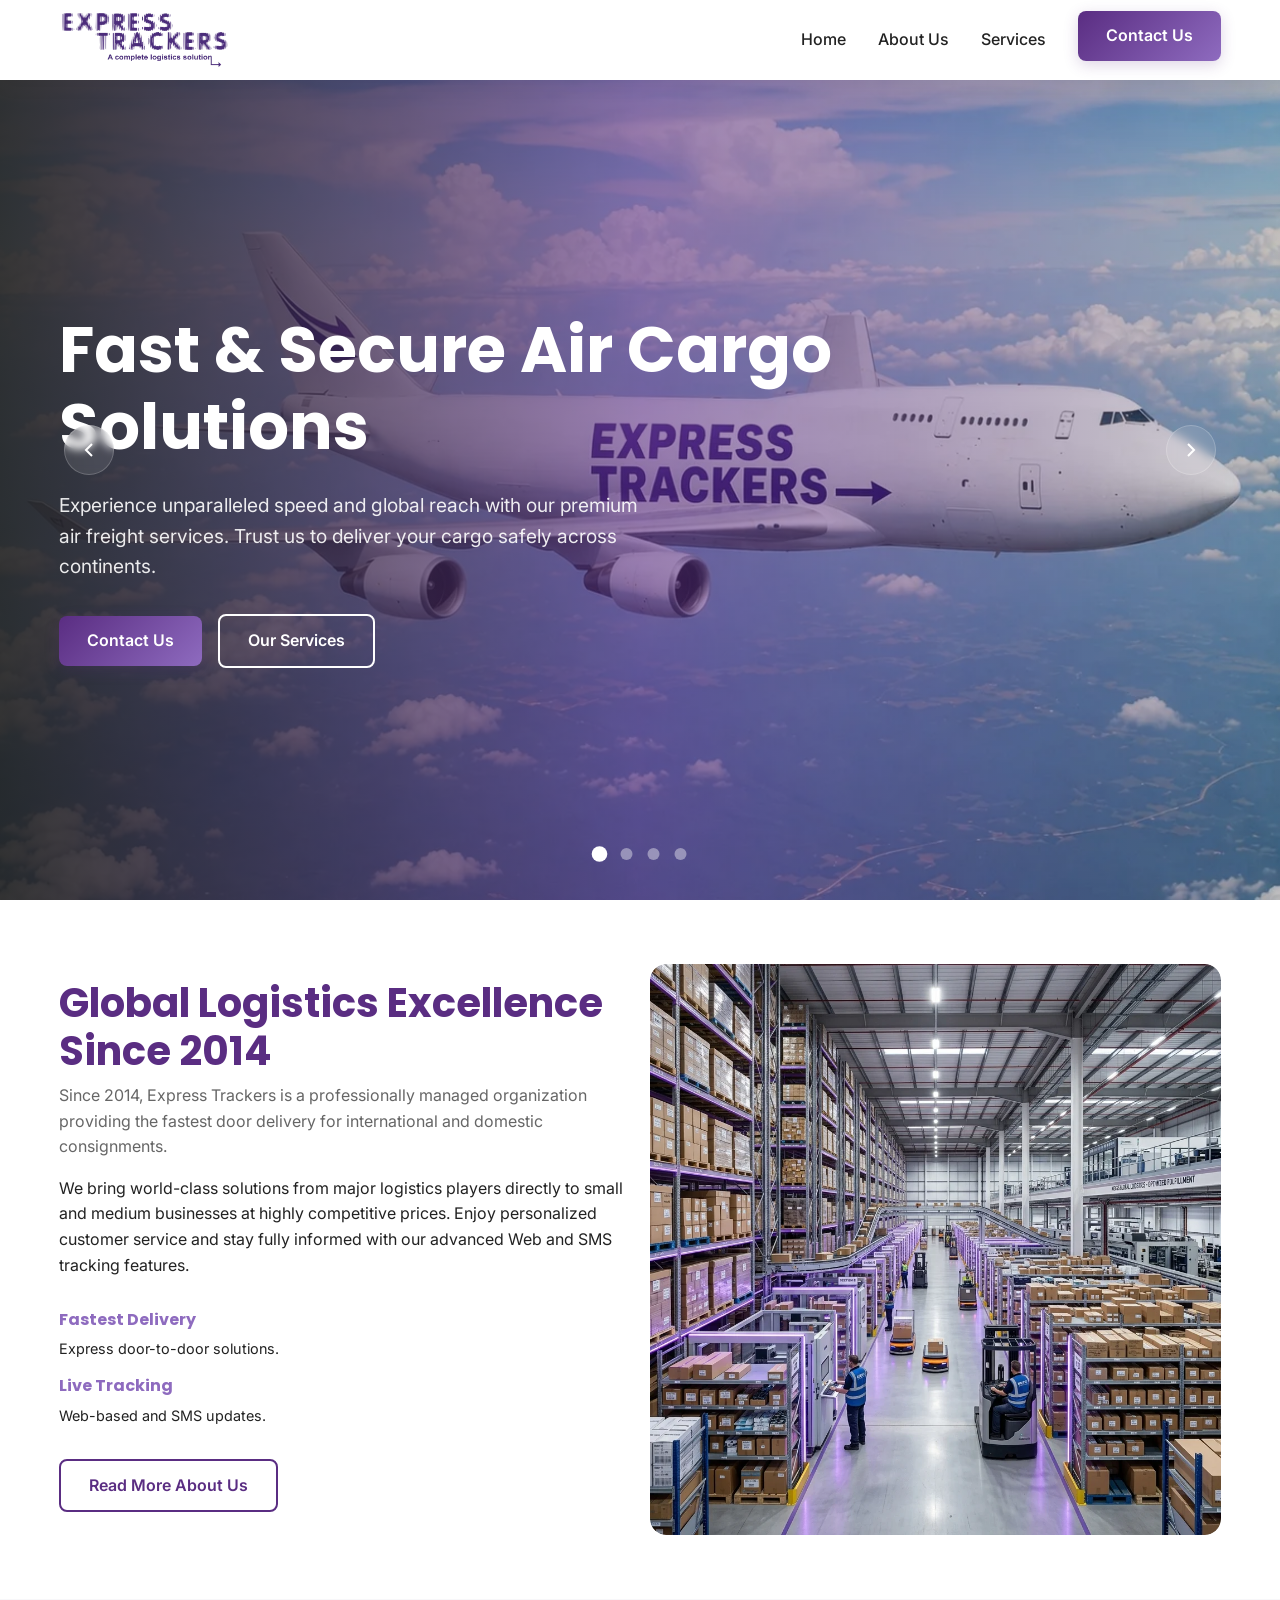
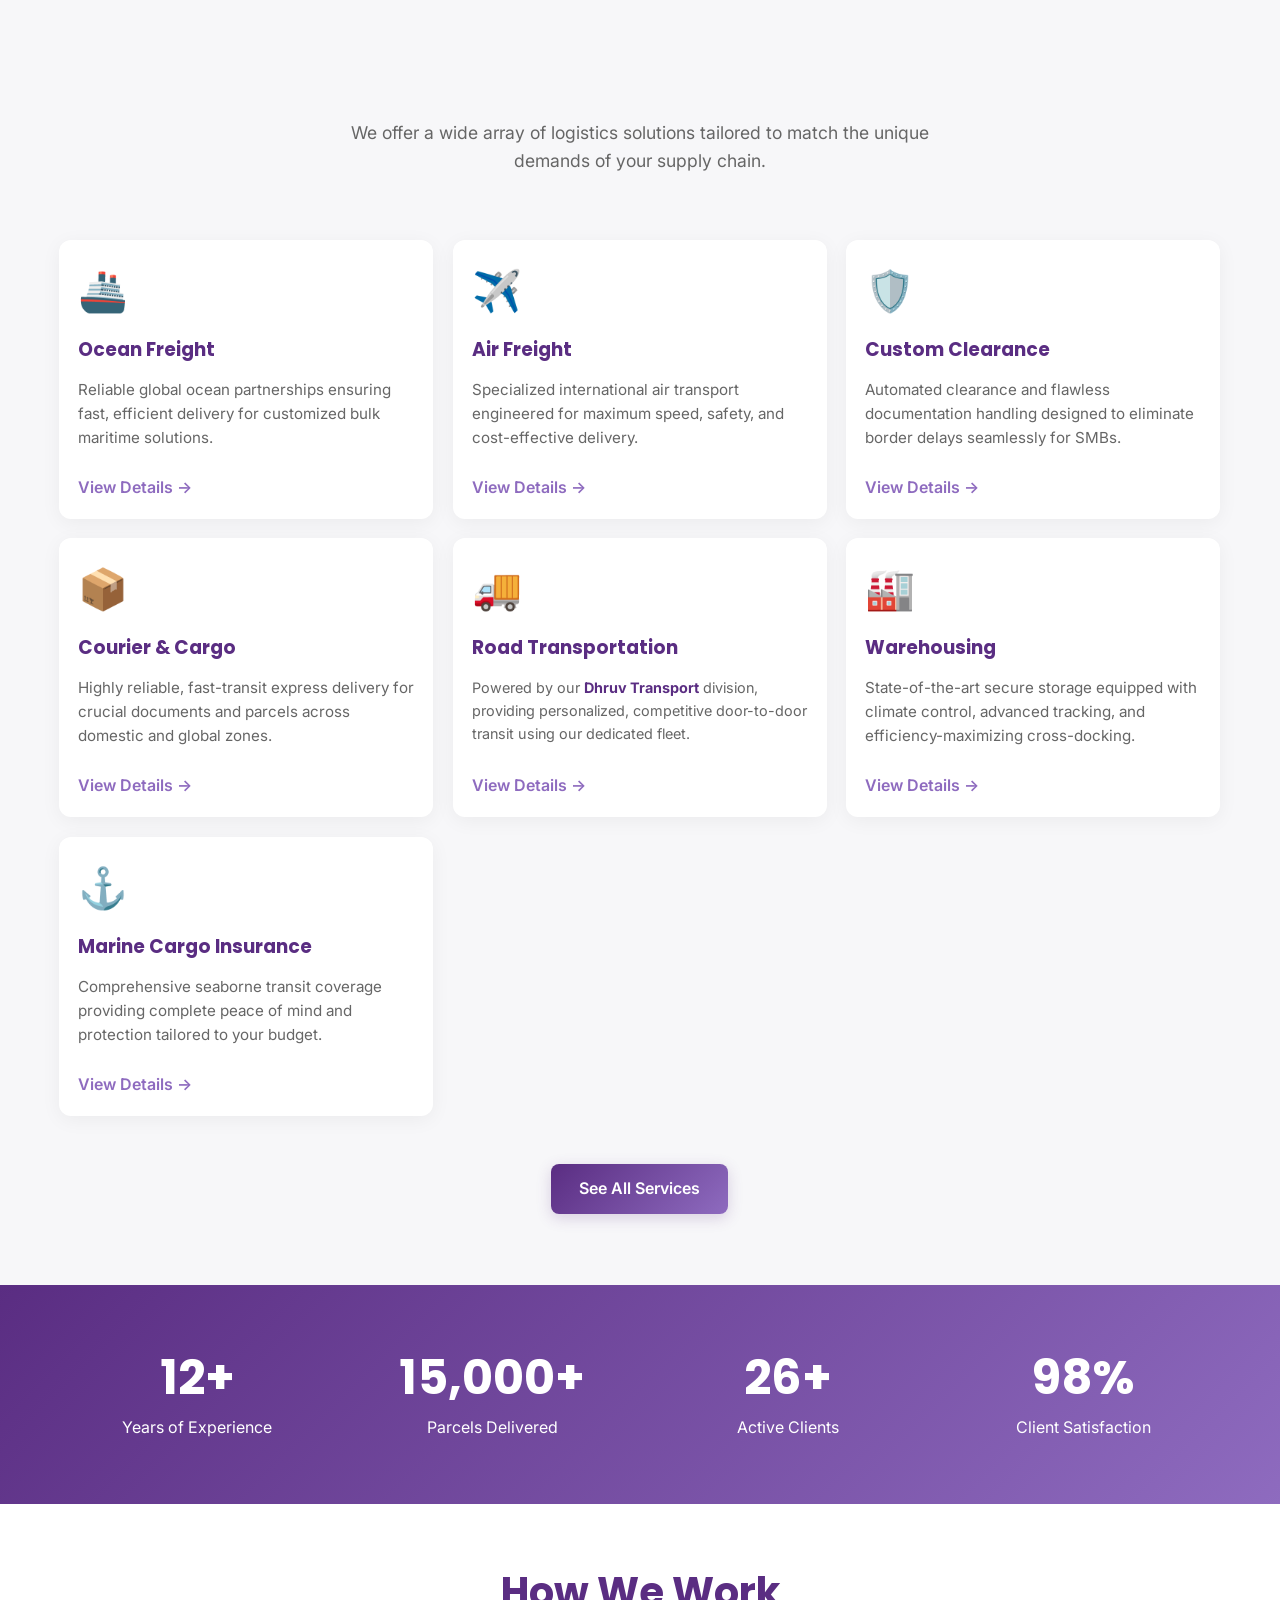
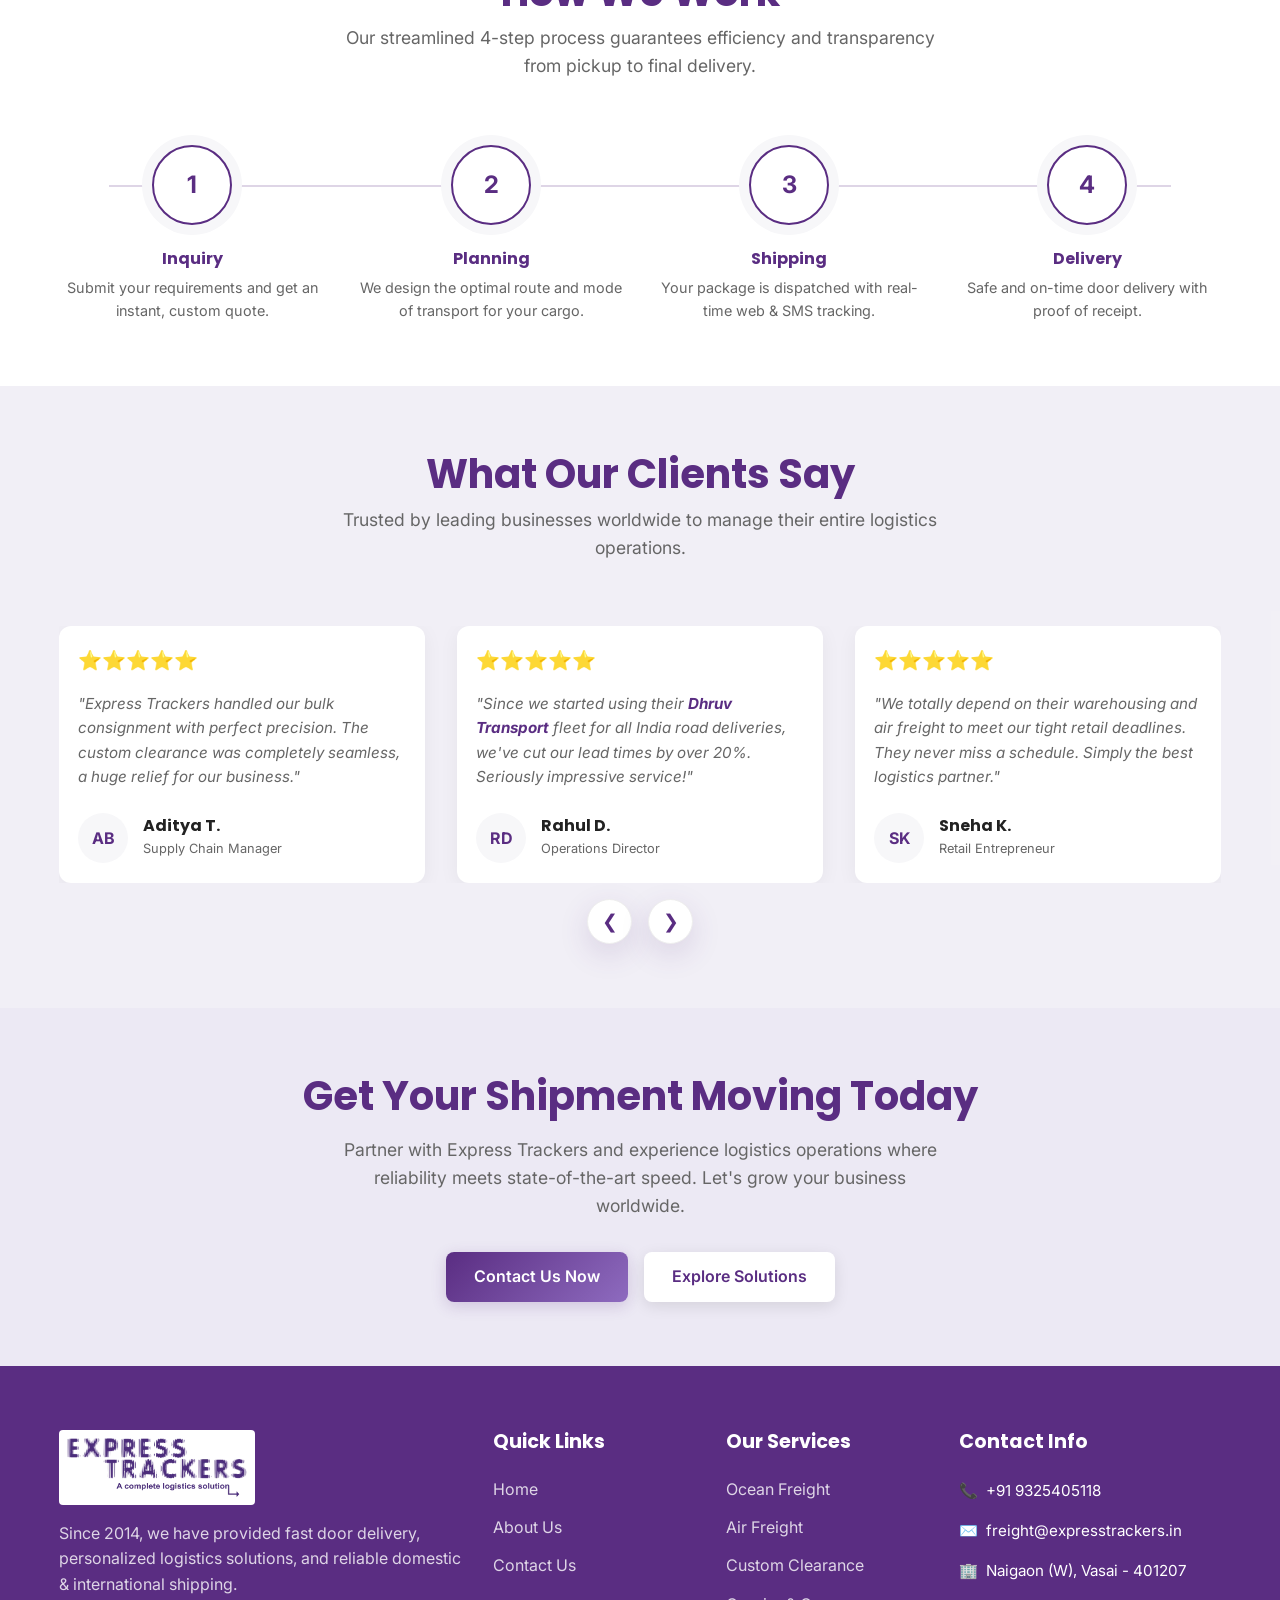
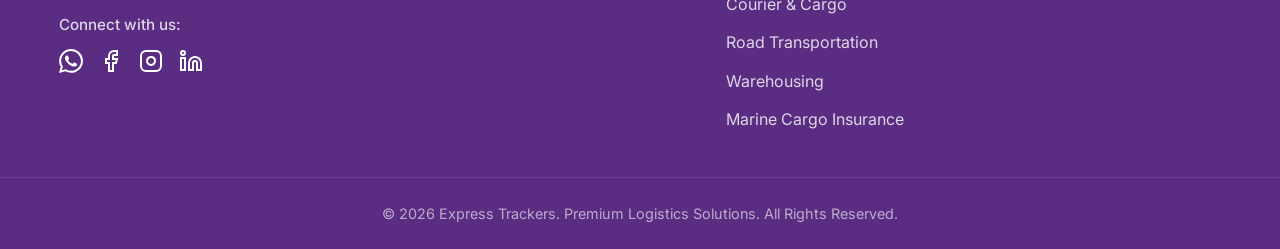
<file: index.html>
<!DOCTYPE html>
<html lang="en">

<head>
    <meta charset="UTF-8">
    <meta name="viewport" content="width=device-width, initial-scale=1.0">
    <meta name="description" content="Express Trackers provides premium logistics solutions, offering fast and secure air, ocean, road freight, and custom clearance services worldwide.">
    <meta name="keywords" content="logistics, air freight, ocean freight, road transportation, custom clearance, courier, cargo, warehousing">
    <meta name="author" content="Express Trackers">
    <title>Express Trackers | Premium Logistics Solutions</title>
    <!-- CSS -->
    <link rel="stylesheet" href="css/design-system.css">
    <link rel="stylesheet" href="css/animations.css">
    <style>
        /* Home Specific Styles */
        .hero-section {
            position: relative;
            height: 100vh;
            min-height: 600px;
            overflow: hidden;
            background-color: var(--text-dark);
        }

        .hero-bg {
            position: absolute;
            top: 0;
            left: 0;
            width: 100%;
            height: 100%;
        }

        .hero-bg::after {
            content: '';
            position: absolute;
            top: 0;
            left: 0;
            width: 100%;
            height: 100%;
            background: linear-gradient(90deg, rgba(34, 34, 34, 0.9) 0%, rgba(90, 45, 130, 0.6) 50%, rgba(34, 34, 34, 0.2) 100%);
        }

        .hero-bg img {
            width: 100%;
            height: 100%;
            object-fit: cover;
        }

        .hero-content {
            position: relative;
            z-index: 10;
            height: 100%;
            display: flex;
            align-items: center;
            color: var(--white);
        }

        .hero-content h1 {
            font-size: 4rem;
            color: var(--white);
            margin-bottom: 1.5rem;
            padding-top: 80px;
            max-width: 800px;
        }

        .hero-content p {
            font-size: 1.2rem;
            max-width: 600px;
            margin-bottom: 2rem;
            color: rgba(255, 255, 255, 0.9);
        }

        .cta-group {
            display: flex;
            gap: 1rem;
            align-items: center;
            flex-wrap: wrap;
        }

        /* Slider Controls */
        .slider-controls {
            position: absolute;
            bottom: 40px;
            left: 50%;
            transform: translateX(-50%);
            z-index: 20;
            display: flex;
            gap: 15px;
            align-items: center;
        }

        .slider-dot {
            width: 12px;
            height: 12px;
            border-radius: 50%;
            background: rgba(255, 255, 255, 0.4);
            cursor: pointer;
            transition: var(--transition);
        }

        .slider-dot.active,
        .slider-dot:hover {
            background: var(--white);
            transform: scale(1.3);
        }

        .slider-nav {
            position: absolute;
            top: 50%;
            transform: translateY(-50%);
            z-index: 20;
            width: 100%;
            display: flex;
            justify-content: space-between;
            padding: 0 5%;
            pointer-events: none;
        }

        .slider-nav button {
            pointer-events: auto;
            background: rgba(255, 255, 255, 0.1);
            backdrop-filter: blur(5px);
            border: 1px solid rgba(255, 255, 255, 0.2);
            color: white;
            width: 50px;
            height: 50px;
            border-radius: 50%;
            cursor: pointer;
            display: flex;
            align-items: center;
            justify-content: center;
            transition: var(--transition);
        }

        .slider-nav button:hover {
            background: var(--primary);
            border-color: var(--primary);
        }

        /* Service Grid Override */
        .service-icon {
            font-size: 2.5rem;
            color: var(--secondary);
            margin-bottom: 1rem;
        }

        /* Process Section */
        .process-grid {
            display: grid;
            grid-template-columns: repeat(4, 1fr);
            gap: 2rem;
            position: relative;
        }

        .process-grid::before {
            content: '';
            position: absolute;
            top: 40px;
            left: 50px;
            right: 50px;
            height: 2px;
            background: rgba(90, 45, 130, 0.2);
            z-index: 0;
            display: none;
        }

        @media(min-width: 992px) {
            .process-grid::before {
                display: block;
            }
        }

        .process-step {
            position: relative;
            z-index: 1;
            text-align: center;
        }

        .process-num {
            width: 80px;
            height: 80px;
            background: var(--white);
            border: 2px solid var(--primary);
            color: var(--primary);
            border-radius: 50%;
            display: flex;
            align-items: center;
            justify-content: center;
            font-size: 1.5rem;
            font-weight: 700;
            margin: 0 auto 1.5rem;
            box-shadow: 0 0 0 10px var(--bg-color);
            transition: var(--transition);
        }

        .process-step:hover .process-num {
            background: var(--primary);
            color: var(--white);
            transform: scale(1.1);
        }

        /* Stats Section */
        .stats-section {
            background: var(--accent-gradient);
            color: var(--white);
            padding: 4rem 0;
        }

        .stat-item h3 {
            color: var(--white);
            font-size: 3rem;
            margin-bottom: 0.5rem;
        }

        /* Quick Track Bar */
        .quick-track {
            background: var(--white);
            border-radius: var(--radius-md);
            padding: 2rem;
            box-shadow: var(--shadow-hover);
            transform: translateY(-50%);
            position: relative;
            z-index: 100;
            display: flex;
            align-items: center;
            gap: 1.5rem;
            justify-content: space-between;
        }

        .quick-track-content {
            flex: 1;
        }

        .quick-track h3 {
            margin-bottom: 0;
            font-size: 1.5rem;
        }

        .quick-track-form {
            flex: 2;
            display: flex;
            gap: 1rem;
        }

        .quick-track-form input {
            margin-bottom: 0;
        }

        @media (max-width: 768px) {
            .hero-content h1 {
                font-size: 2.5rem;
            }

            .quick-track {
                flex-direction: column;
                transform: translateY(0);
                margin-top: 2rem;
            }

            .quick-track-form {
                width: 100%;
                flex-direction: column;
            }

            .process-grid {
                grid-template-columns: 1fr;
            }

            header {
                background: var(--white) !important;
                box-shadow: var(--shadow-soft) !important;
            }

            .slider-nav {
                display: none !important;
            }
            
            .cta-group {
                flex-direction: column;
                width: 100%;
            }
            
            .cta-group .btn {
                width: 100%;
                padding: 14px 20px;
                font-size: 1rem;
            }
        }
    </style>
    <link rel="icon" type="image/png" href="/assets/favicon.png">
    <script src="components/nav-footer.js" defer></script>
    <script src="js/animations.js" defer></script>
    <script src="js/slider.js" defer></script>
    <script src="js/main.js" defer></script>
    <link rel="preload" as="image" href="assets/hero_air.webp" type="image/webp">
</head>

<body class="home-page">

    <!-- Header injected by JS -->

    <!-- Hero Slider -->
    <section class="hero-section">
        <!-- Slide 1 -->
        <div class="hero-slide active">
            <div class="hero-bg">
                <img src="assets/hero_air.webp" alt="Air Freight Cargo">
            </div>
            <div class="container hero-content">
                <div class="hero-text-box">
                    <h1>Fast & Secure Air Cargo Solutions</h1>
                    <p>Experience unparalleled speed and global reach with our premium air freight services. Trust us to
                        deliver your cargo safely across continents.</p>
                    <div class="cta-group">
                        <a href="contact" class="btn btn-primary">Contact Us</a>
                        <a href="services" class="btn btn-outline" style="color:white; border-color:white;">Our
                            Services</a>
                    </div>
                </div>
            </div>
        </div>

        <!-- Slide 2 -->
        <div class="hero-slide">
            <div class="hero-bg">
                <img src="assets/hero_rail.webp" alt="Rail Transport Container Train">
            </div>
            <div class="container hero-content">
                <div class="hero-text-box">
                    <h1>Efficient Rail Container Transport</h1>
                    <p>Cost-effective and highly sustainable bulk transport options. Our extensive rail network ensures
                        your goods easily reach their final node reliably.</p>
                    <div class="cta-group">
                        <a href="contact" class="btn btn-primary">Contact Us</a>
                        <a href="services" class="btn btn-outline" style="color:white; border-color:white;">Our
                            Services</a>
                    </div>
                </div>
            </div>
        </div>

        <!-- Slide 3 -->
        <div class="hero-slide">
            <div class="hero-bg">
                <img src="assets/hero_surface.webp" alt="Fleet of Trucks">
            </div>
            <div class="container hero-content">
                <div class="hero-text-box">
                    <h1>Reliable Nationwide Road Delivery</h1>
                    <p>Modern fleets fully equipped with real-time tracking modules to provide seamless door-to-door
                        delivery operations anywhere across the country.</p>
                    <div class="cta-group">
                        <a href="contact" class="btn btn-primary">Contact Us</a>
                        <a href="services" class="btn btn-outline" style="color:white; border-color:white;">Our
                            Services</a>
                    </div>
                </div>
            </div>
        </div>

        <!-- Slide 4 -->
        <div class="hero-slide">
            <div class="hero-bg">
                <img src="assets/hero_ocean.webp" alt="Ocean Freight Trade">
            </div>
            <div class="container hero-content">
                <div class="hero-text-box">
                    <h1>Premium Ocean Freight Solutions</h1>
                    <p>Cost-effective global sea freight forwarding and dynamic logistics. Our modern fleet ensures bulk
                        maritime shipments arrive precisely on schedule.</p>
                    <div class="cta-group">
                        <a href="contact" class="btn btn-primary">Contact Us</a>
                        <a href="services" class="btn btn-outline" style="color:white; border-color:white;">Our
                            Services</a>
                    </div>
                </div>
            </div>
        </div>

        <div class="slider-nav">
            <button class="slider-prev">
                <svg width="24" height="24" viewBox="0 0 24 24" fill="none" stroke="currentColor" stroke-width="2">
                    <polyline points="15 18 9 12 15 6"></polyline>
                </svg>
            </button>
            <button class="slider-next">
                <svg width="24" height="24" viewBox="0 0 24 24" fill="none" stroke="currentColor" stroke-width="2">
                    <polyline points="9 18 15 12 9 6"></polyline>
                </svg>
            </button>
        </div>

        <div class="slider-controls">
            <div class="slider-dot active"></div>
            <div class="slider-dot"></div>
            <div class="slider-dot"></div>
            <div class="slider-dot"></div>
        </div>
    </section>

    <!-- Quick Track Section (Commented Out for Now)
    <div class="container">
        <div class="quick-track reveal fade-up">
            <div class="quick-track-content">
                <h3 style="color: var(--primary);">Track Your Shipment</h3>
                <p>Enter your Tracking ID to get real-time updates.</p>
            </div>
            <form action="tracking" method="GET" class="quick-track-form">
                <input type="text" name="id" class="form-control" placeholder="Enter Tracking Number e.g. ET123456789" required>
                <button type="submit" class="btn btn-primary">Track Now</button>
            </form>
        </div>
    </div>
    -->

    <!-- About Preview -->
    <section class="section section-bg-white" id="about">
        <div class="container grid grid-2" style="align-items: center;">
            <div class="reveal slide-in-left">
                <h2 class="section-title">Global Logistics Excellence Since 2014</h2>
                <p style="margin-bottom: 1rem; color: var(--text-muted);">Since 2014, Express Trackers is a
                    professionally managed organization providing the fastest door delivery for international and
                    domestic consignments.</p>
                <p style="margin-bottom: 2rem;">We bring world-class solutions from major logistics players directly to
                    small and medium businesses at highly competitive prices. Enjoy personalized customer service and
                    stay fully informed with our advanced Web and SMS tracking features.</p>
                <div class="grid grid-2" style="margin-bottom: 2rem; gap: 1rem;">
                    <div>
                        <h4 style="color: var(--secondary); margin-bottom: 0.5rem;">Fastest Delivery</h4>
                        <p style="font-size: 0.9rem;">Express door-to-door solutions.</p>
                    </div>
                    <div>
                        <h4 style="color: var(--secondary); margin-bottom: 0.5rem;">Live Tracking</h4>
                        <p style="font-size: 0.9rem;">Web-based and SMS updates.</p>
                    </div>
                </div>
                <a href="about" class="btn btn-outline">Read More About Us</a>
            </div>
            <div class="reveal slide-in-right img-zoom-container" style="border-radius: var(--radius-lg);">
                <img src="assets/service_warehouse.webp" alt="Warehouse Operations"
                    style="border-radius: var(--radius-lg); box-shadow: var(--shadow-soft);" loading="lazy" decoding="async">
            </div>
        </div>
    </section>

    <!-- Services Grid -->
    <section class="section" id="services">
        <div class="container text-center">
            <h2 class="section-title reveal fade-up">Comprehensive Services</h2>
            <p class="section-subtitle reveal fade-up">We offer a wide array of logistics solutions tailored to match
                the unique demands of your supply chain.</p>

            <div class="grid grid-3">
                <!-- Service Card 1 -->
                <div class="card hover-lift reveal fade-up delay-100">
                    <div class="service-icon">🚢</div>
                    <h3>Ocean Freight</h3>
                    <p style="color: var(--text-muted); margin-bottom: 1.5rem; font-size: 0.95rem;">Reliable global
                        ocean partnerships ensuring fast, efficient delivery for customized bulk maritime solutions.</p>
                    <a href="service-detail?service=ocean" style="color: var(--secondary); font-weight: 600;">View
                        Details &rarr;</a>
                </div>
                <!-- Service Card 2 -->
                <div class="card hover-lift reveal fade-up delay-200">
                    <div class="service-icon">✈️</div>
                    <h3>Air Freight</h3>
                    <p style="color: var(--text-muted); margin-bottom: 1.5rem; font-size: 0.95rem;">Specialized
                        international air transport engineered for maximum speed, safety, and cost-effective delivery.
                    </p>
                    <a href="service-detail?service=air" style="color: var(--secondary); font-weight: 600;">View
                        Details &rarr;</a>
                </div>
                <!-- Service Card 3 -->
                <div class="card hover-lift reveal fade-up delay-300">
                    <div class="service-icon">🛡️</div>
                    <h3>Custom Clearance</h3>
                    <p style="color: var(--text-muted); margin-bottom: 1.5rem; font-size: 0.95rem;">Automated clearance
                        and flawless documentation handling designed to eliminate border delays seamlessly for SMBs.</p>
                    <a href="service-detail?service=customs"
                        style="color: var(--secondary); font-weight: 600;">View Details &rarr;</a>
                </div>
                <!-- Service Card 4 -->
                <div class="card hover-lift reveal fade-up delay-100">
                    <div class="service-icon">📦</div>
                    <h3>Courier & Cargo</h3>
                    <p style="color: var(--text-muted); margin-bottom: 1.5rem; font-size: 0.95rem;">Highly reliable,
                        fast-transit express delivery for crucial documents and parcels across domestic and global
                        zones.</p>
                    <a href="service-detail?service=courier"
                        style="color: var(--secondary); font-weight: 600;">View Details &rarr;</a>
                </div>
                <!-- Service Card 5 -->
                <div class="card hover-lift reveal fade-up delay-200">
                    <div class="service-icon">🚚</div>
                    <h3>Road Transportation</h3>
                    <p style="color: var(--text-muted); margin-bottom: 1.5rem; font-size: 0.9rem;">Powered by our
                        <strong style="color: var(--primary);">Dhruv
                            Transport</strong> division, providing personalized, competitive door-to-door transit using
                        our dedicated
                        fleet.
                    </p>
                    <a href="service-detail?service=road" style="color: var(--secondary); font-weight: 600;">View
                        Details &rarr;</a>
                </div>
                <!-- Service Card 6 -->
                <div class="card hover-lift reveal fade-up delay-300">
                    <div class="service-icon">🏭</div>
                    <h3>Warehousing</h3>
                    <p style="color: var(--text-muted); margin-bottom: 1.5rem; font-size: 0.95rem;">State-of-the-art
                        secure storage equipped with climate control, advanced tracking, and efficiency-maximizing
                        cross-docking.</p>
                    <a href="service-detail?service=warehousing"
                        style="color: var(--secondary); font-weight: 600;">View Details &rarr;</a>
                </div>
                <!-- Service Card 7 -->
                <div class="card hover-lift reveal fade-up delay-100">
                    <div class="service-icon">⚓</div>
                    <h3>Marine Cargo Insurance</h3>
                    <p style="color: var(--text-muted); margin-bottom: 1.5rem; font-size: 0.95rem;">Comprehensive
                        seaborne transit coverage providing complete peace of mind and protection tailored to your
                        budget.</p>
                    <a href="service-detail?service=insurance"
                        style="color: var(--secondary); font-weight: 600;">View Details &rarr;</a>
                </div>
            </div>

            <div class="reveal fade-up" style="margin-top: 3rem;">
                <a href="services" class="btn btn-primary">See All Services</a>
            </div>
        </div>
    </section>

    <!-- Stats Section -->
    <section class="stats-section text-center">
        <div class="container grid grid-4">
            <div class="stat-item reveal fade-up delay-100">
                <h3>12+</h3>
                <p>Years of Experience</p>
            </div>
            <div class="stat-item reveal fade-up delay-200">
                <h3>15,000+</h3>
                <p>Parcels Delivered</p>
            </div>
            <div class="stat-item reveal fade-up delay-300">
                <h3>26+</h3>
                <p>Active Clients</p>
            </div>
            <div class="stat-item reveal fade-up delay-400">
                <h3>98%</h3>
                <p>Client Satisfaction</p>
            </div>
        </div>
    </section>

    <!-- Process -->
    <section class="section section-bg-white" id="process">
        <div class="container text-center">
            <h2 class="section-title reveal fade-up">How We Work</h2>
            <p class="section-subtitle reveal fade-up">Our streamlined 4-step process guarantees efficiency and
                transparency from pickup to final delivery.</p>

            <div class="process-grid">
                <div class="process-step reveal fade-up delay-100">
                    <div class="process-num">1</div>
                    <h4 style="margin-bottom: 0.5rem;">Inquiry</h4>
                    <p style="color: var(--text-muted); font-size: 0.9rem;">Submit your requirements and get an instant,
                        custom quote.</p>
                </div>
                <div class="process-step reveal fade-up delay-200">
                    <div class="process-num">2</div>
                    <h4 style="margin-bottom: 0.5rem;">Planning</h4>
                    <p style="color: var(--text-muted); font-size: 0.9rem;">We design the optimal route and mode of
                        transport for your cargo.</p>
                </div>
                <div class="process-step reveal fade-up delay-300">
                    <div class="process-num">3</div>
                    <h4 style="margin-bottom: 0.5rem;">Shipping</h4>
                    <p style="color: var(--text-muted); font-size: 0.9rem;">Your package is dispatched with real-time
                        web & SMS tracking.</p>
                </div>
                <div class="process-step reveal fade-up delay-400">
                    <div class="process-num">4</div>
                    <h4 style="margin-bottom: 0.5rem;">Delivery</h4>
                    <p style="color: var(--text-muted); font-size: 0.9rem;">Safe and on-time door delivery with proof of
                        receipt.</p>
                </div>
            </div>
        </div>
    </section>

    <!-- Testimonials Section -->
    <section class="section section-bg-light" id="testimonials" style="background: rgba(142, 107, 191, 0.05);">
        <div class="container text-center">
            <h2 class="section-title reveal fade-up">What Our Clients Say</h2>
            <p class="section-subtitle reveal fade-up">Trusted by leading businesses worldwide to manage their entire
                logistics operations.</p>

            <div class="testimonial-slider-container" style="position: relative;">


                <div class="testimonial-track" id="testimonialTrack">
                    <div class="testimonial-slide card hover-lift" style="text-align: left;">
                        <div style="color: var(--secondary); margin-bottom: 1rem; font-size: 1.2rem;">⭐⭐⭐⭐⭐</div>
                        <p style="color: var(--text-muted); font-size: 0.95rem; margin-bottom: 1.5rem; font-style: italic;">
                            "Express Trackers handled our bulk consignment with perfect precision. The custom clearance was
                            completely seamless, a huge relief for our business."
                        </p>
                        <div style="display: flex; align-items: center; gap: 15px; margin-top: auto;">
                            <div style="width: 50px; height: 50px; border-radius: 50%; background: var(--bg-color); display: flex; align-items: center; justify-content: center; font-weight: bold; color: var(--primary);">
                                AB</div>
                            <div>
                                <h4 style="margin: 0; font-size: 1rem; color: var(--text-dark);">Aditya T.</h4>
                                <span style="font-size: 0.8rem; color: var(--text-muted);">Supply Chain Manager</span>
                            </div>
                        </div>
                    </div>

                    <div class="testimonial-slide card hover-lift" style="text-align: left;">
                        <div style="color: var(--secondary); margin-bottom: 1rem; font-size: 1.2rem;">⭐⭐⭐⭐⭐</div>
                        <p style="color: var(--text-muted); font-size: 0.95rem; margin-bottom: 1.5rem; font-style: italic;">
                            "Since we started using their <strong style="color: var(--primary);">Dhruv Transport</strong>
                            fleet for all India road deliveries, we've cut our lead times by over 20%. Seriously impressive
                            service!"
                        </p>
                        <div style="display: flex; align-items: center; gap: 15px; margin-top: auto;">
                            <div style="width: 50px; height: 50px; border-radius: 50%; background: var(--bg-color); display: flex; align-items: center; justify-content: center; font-weight: bold; color: var(--primary);">
                                RD</div>
                            <div>
                                <h4 style="margin: 0; font-size: 1rem; color: var(--text-dark);">Rahul D.</h4>
                                <span style="font-size: 0.8rem; color: var(--text-muted);">Operations Director</span>
                            </div>
                        </div>
                    </div>

                    <div class="testimonial-slide card hover-lift" style="text-align: left;">
                        <div style="color: var(--secondary); margin-bottom: 1rem; font-size: 1.2rem;">⭐⭐⭐⭐⭐</div>
                        <p style="color: var(--text-muted); font-size: 0.95rem; margin-bottom: 1.5rem; font-style: italic;">
                            "We totally depend on their warehousing and air freight to meet our tight retail deadlines. They
                            never miss a schedule. Simply the best logistics partner."
                        </p>
                        <div style="display: flex; align-items: center; gap: 15px; margin-top: auto;">
                            <div style="width: 50px; height: 50px; border-radius: 50%; background: var(--bg-color); display: flex; align-items: center; justify-content: center; font-weight: bold; color: var(--primary);">
                                SK</div>
                            <div>
                                <h4 style="margin: 0; font-size: 1rem; color: var(--text-dark);">Sneha K.</h4>
                                <span style="font-size: 0.8rem; color: var(--text-muted);">Retail Entrepreneur</span>
                            </div>
                        </div>
                    </div>

                    <div class="testimonial-slide card hover-lift" style="text-align: left;">
                        <div style="color: var(--secondary); margin-bottom: 1rem; font-size: 1.2rem;">⭐⭐⭐⭐⭐</div>
                        <p style="color: var(--text-muted); font-size: 0.95rem; margin-bottom: 1.5rem; font-style: italic;">
                            "The team at Express Trackers went above and beyond to ensure our delicate equipment was shipped safely. Their customer support is top-notch!"
                        </p>
                        <div style="display: flex; align-items: center; gap: 15px; margin-top: auto;">
                            <div style="width: 50px; height: 50px; border-radius: 50%; background: var(--bg-color); display: flex; align-items: center; justify-content: center; font-weight: bold; color: var(--primary);">
                                MK</div>
                            <div>
                                <h4 style="margin: 0; font-size: 1rem; color: var(--text-dark);">Manish K.</h4>
                                <span style="font-size: 0.8rem; color: var(--text-muted);">Business Owner</span>
                            </div>
                        </div>
                    </div>
                </div>
                <div class="testimonial-dots" id="testimonialDots" style="display: none; justify-content: center; gap: 10px; position: absolute; bottom: 0; width: 100%;">
                    <!-- Dots -->
                </div>
            </div>

            <!-- Slider Controls -->
            <div style="display: flex; justify-content: center; gap: 1rem; margin-top: 1rem;">
                <button id="testPrevBtn" aria-label="Previous Testimonial" style="background: var(--white); border: 1px solid #eee; width: 45px; height: 45px; border-radius: 50%; box-shadow: var(--shadow-hover); cursor: pointer; display: flex; align-items: center; justify-content: center; color: var(--primary); font-size: 1.2rem; transition: 0.3s ease;">&#10094;</button>
                <button id="testNextBtn" aria-label="Next Testimonial" style="background: var(--white); border: 1px solid #eee; width: 45px; height: 45px; border-radius: 50%; box-shadow: var(--shadow-hover); cursor: pointer; display: flex; align-items: center; justify-content: center; color: var(--primary); font-size: 1.2rem; transition: 0.3s ease;">&#10095;</button>
            </div>
        </div>
    </section>

    <!-- Final CTA -->
    <section class="section" style="background: rgba(142, 107, 191, 0.1);">
        <div class="container text-center reveal fade-up">
            <h2 style="font-size: 2.5rem; margin-bottom: 1rem;">Get Your Shipment Moving Today</h2>
            <p style="color: var(--text-muted); max-width: 600px; margin: 0 auto 2rem; font-size: 1.1rem;">
                Partner with Express Trackers and experience logistics operations where reliability meets
                state-of-the-art speed. Let's grow your business worldwide.
            </p>
            <div class="cta-group" style="justify-content: center;">
                <a href="contact" class="btn btn-primary">Contact Us Now</a>
                <a href="services" class="btn btn-white">Explore Solutions</a>
            </div>
        </div>
    </section>

    <!-- Scripts -->
</body>

</html>
</file>
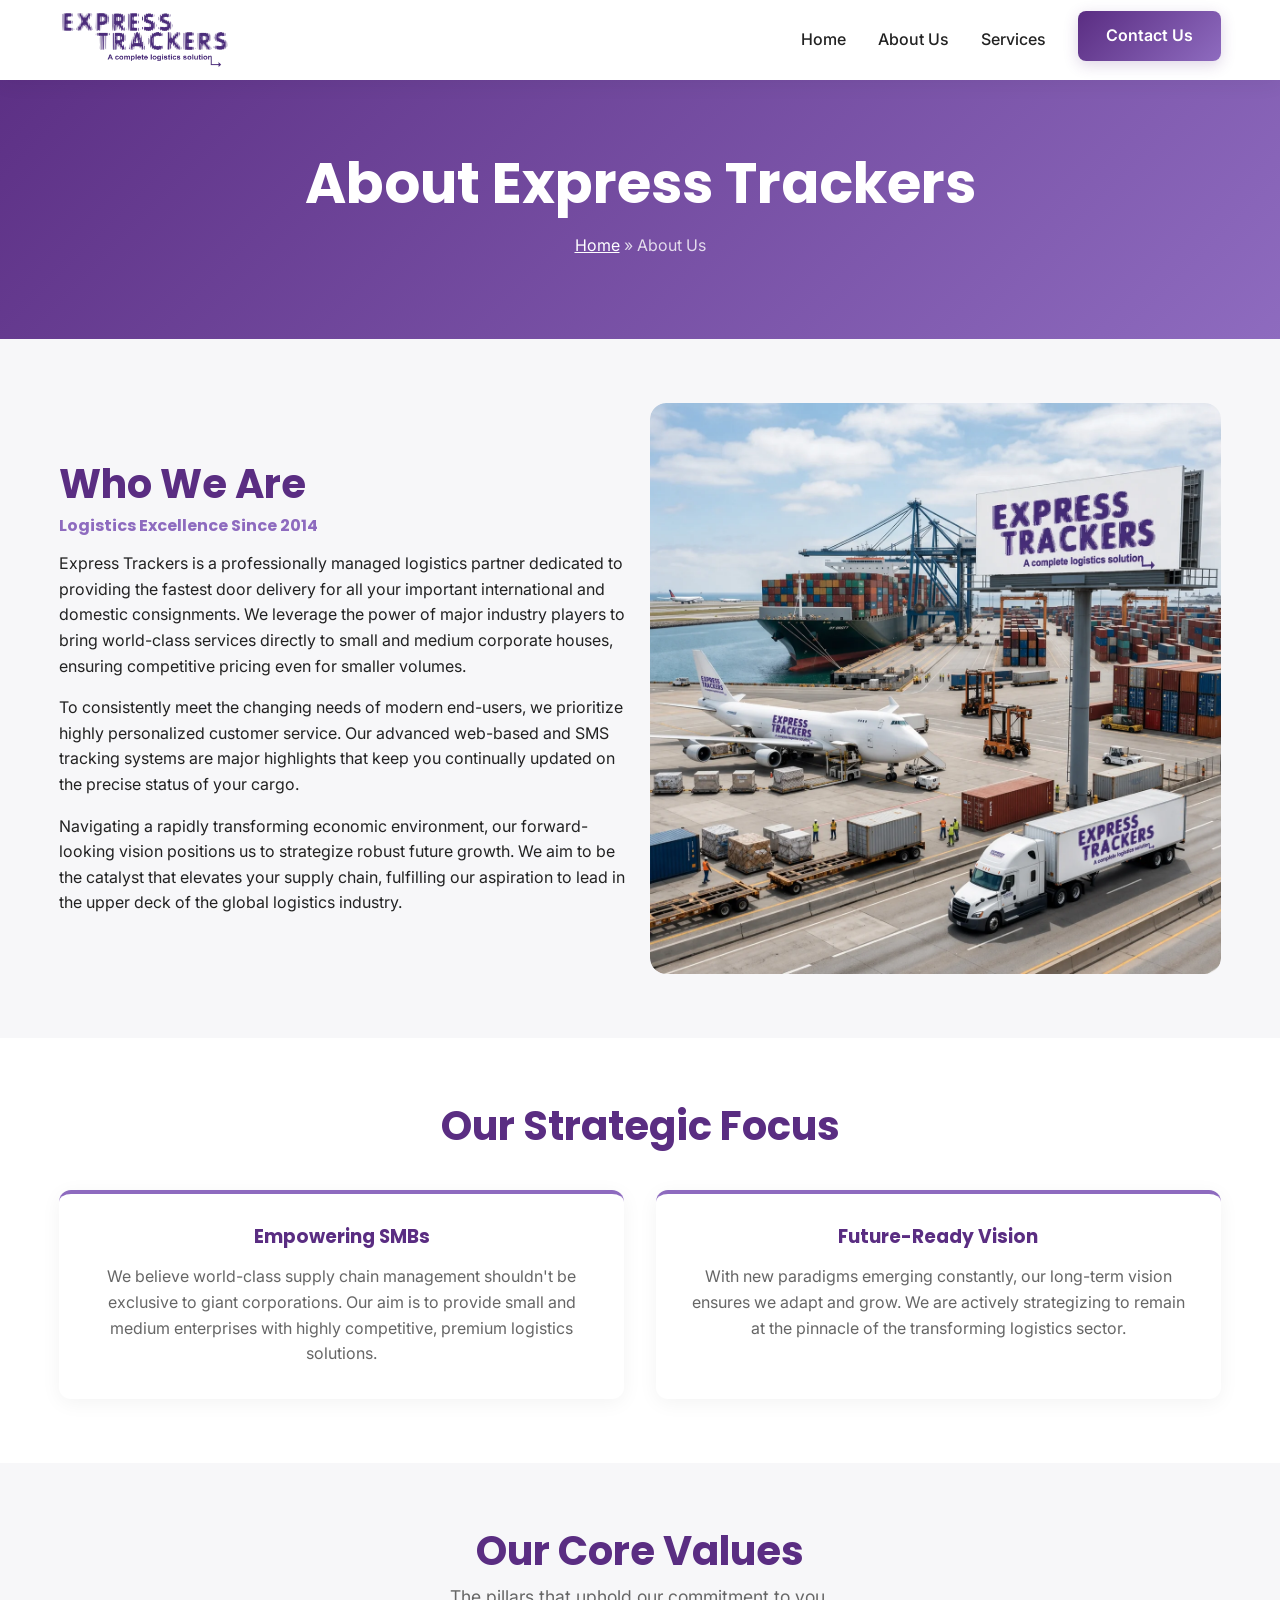
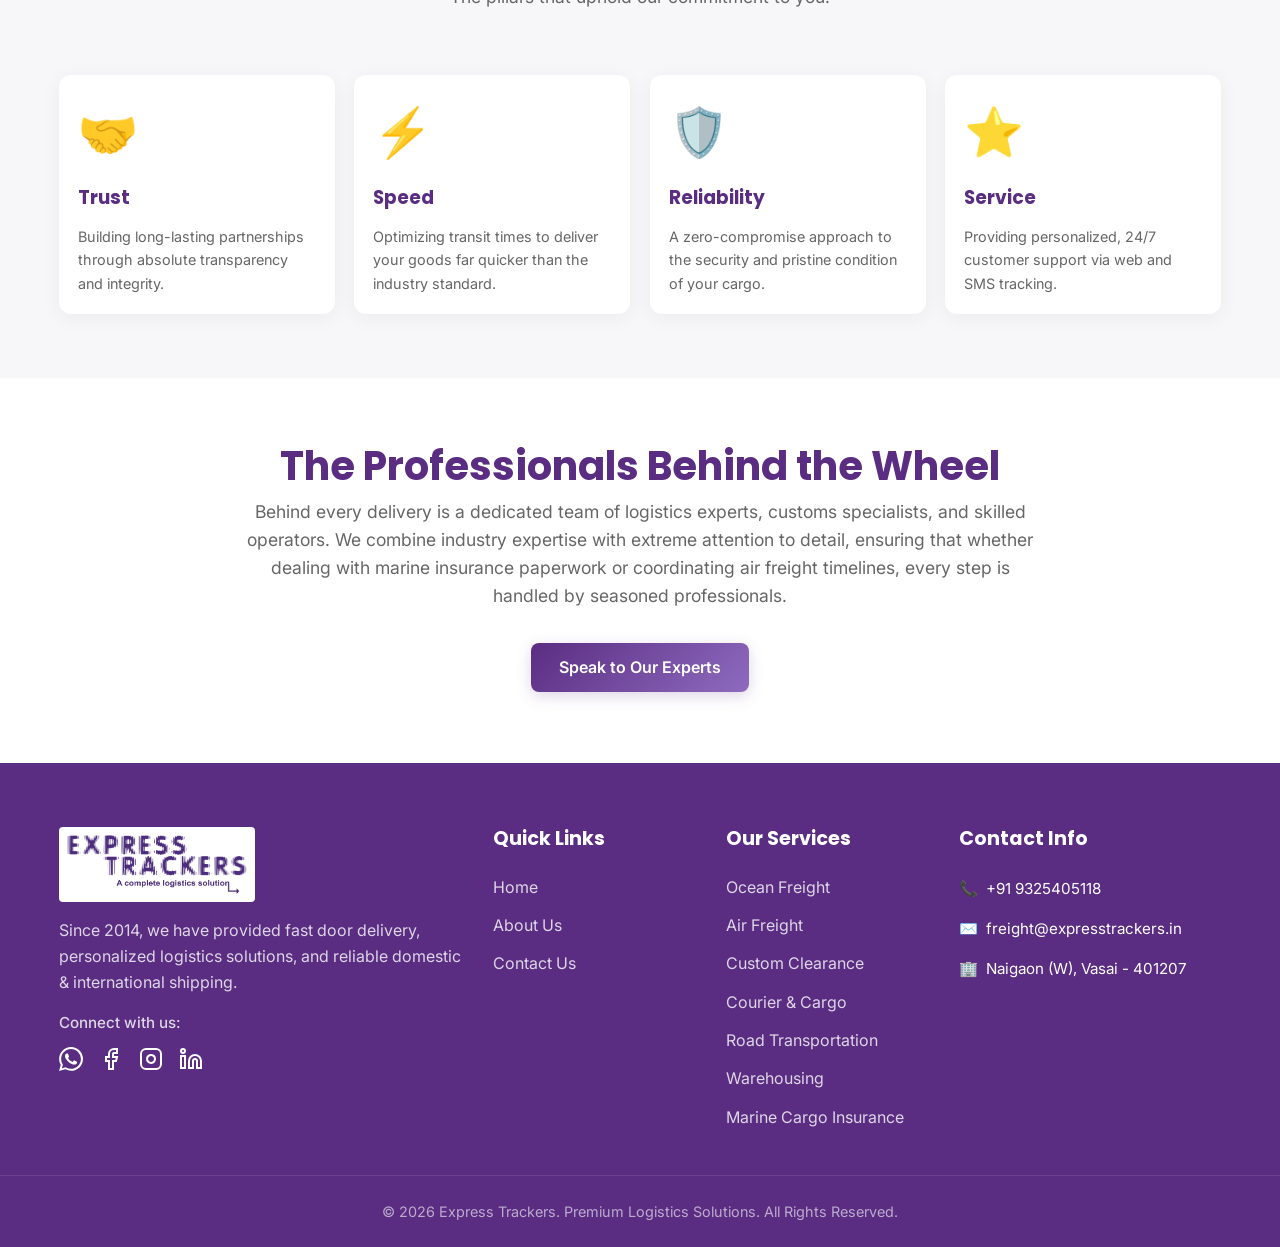
<file: about.html>
<!DOCTYPE html>
<html lang="en">

<head>
    <meta charset="UTF-8">
    <meta name="viewport" content="width=device-width, initial-scale=1.0">
    <meta name="description" content="Learn about Express Trackers, a professionally managed logistics partner offering fast delivery and premium supply chain solutions since 2014.">
    <meta name="keywords" content="about us, logistics company, express trackers, supply chain management, logistics experts">
    <meta name="author" content="Express Trackers">
    <title>About Us | Express Trackers</title>
    <link rel="stylesheet" href="css/design-system.css">
    <link rel="stylesheet" href="css/animations.css">
    <style>
        .page-header {
            background: var(--accent-gradient);
            padding: 150px 0 80px;
            text-align: center;
            color: var(--white);
        }

        .page-header h1 {
            color: var(--white);
            font-size: 3.5rem;
            margin-bottom: 1rem;
        }

        .breadcrumb {
            color: rgba(255, 255, 255, 0.8);
            font-size: 1rem;
        }

        .breadcrumb a {
            color: var(--white);
            text-decoration: underline;
        }

        .value-icon {
            font-size: 3rem;
            color: var(--primary);
            margin-bottom: 1rem;
        }

        .mission-vision {
            display: flex;
            gap: 2rem;
            margin-top: 2rem;
        }

        .mv-box {
            flex: 1;
            padding: 2rem;
            background: var(--white);
            border-radius: var(--radius-md);
            box-shadow: var(--shadow-soft);
            border-top: 4px solid var(--secondary);
        }

        @media(max-width: 768px) {
            .mission-vision {
                flex-direction: column;
            }
        }
    </style>
    <link rel="icon" type="image/png" href="/assets/favicon.png">
    <script src="components/nav-footer.js" defer></script>
    <script src="js/animations.js" defer></script>
    <script src="js/main.js" defer></script>
</head>

<body>

    <!-- Header injected by JS -->

    <div class="page-header">
        <div class="container reveal fade-up">
            <h1>About Express Trackers</h1>
            <div class="breadcrumb">
                <a href="/">Home</a> &raquo; About Us
            </div>
        </div>
    </div>

    <!-- Story Section -->
    <section class="section">
        <div class="container grid grid-2" style="align-items: center;">
            <div class="reveal slide-in-left">
                <h2 class="section-title">Who We Are</h2>
                <h4 style="color: var(--secondary); margin-bottom: 1rem;">Logistics Excellence Since 2014</h4>
                <p style="margin-bottom: 1rem;">Express Trackers is a professionally managed logistics partner dedicated
                    to providing the fastest door delivery for all your important international and domestic
                    consignments. We leverage the power of major industry players to bring world-class services directly
                    to small and medium corporate houses, ensuring competitive pricing even for smaller volumes.</p>
                <p style="margin-bottom: 1rem;">To consistently meet the changing needs of modern end-users, we
                    prioritize highly personalized customer service. Our advanced web-based and SMS tracking systems are
                    major highlights that keep you continually updated on the precise status of your cargo.</p>
                <p>Navigating a rapidly transforming economic environment, our forward-looking vision positions us to
                    strategize robust future growth. We aim to be the catalyst that elevates your supply chain,
                    fulfilling our aspiration to lead in the upper deck of the global logistics industry.</p>
            </div>
            <div class="reveal slide-in-right img-zoom-container" style="border-radius: var(--radius-lg);">
                <img src="assets/about_us.webp" alt="Logistics Corporate Office"
                    style="border-radius: var(--radius-lg); box-shadow: var(--shadow-hover);" loading="lazy" decoding="async">
            </div>
        </div>
    </section>

    <!-- Mission & Vision -->
    <section class="section section-bg-white">
        <div class="container text-center reveal fade-up">
            <h2 class="section-title">Our Strategic Focus</h2>
            <div class="mission-vision">
                <div class="mv-box delay-100">
                    <h3 style="color: var(--primary);">Empowering SMBs</h3>
                    <p style="color: var(--text-muted);">We believe world-class supply chain management shouldn't be
                        exclusive to giant corporations. Our aim is to provide small and medium enterprises with highly
                        competitive, premium logistics solutions.</p>
                </div>
                <div class="mv-box delay-200">
                    <h3 style="color: var(--primary);">Future-Ready Vision</h3>
                    <p style="color: var(--text-muted);">With new paradigms emerging constantly, our long-term vision
                        ensures we adapt and grow. We are actively strategizing to remain at the pinnacle of the
                        transforming logistics sector.</p>
                </div>
            </div>
        </div>
    </section>

    <!-- Core Values -->
    <section class="section text-center">
        <div class="container">
            <h2 class="section-title reveal fade-up">Our Core Values</h2>
            <p class="section-subtitle reveal fade-up">The pillars that uphold our commitment to you.</p>

            <div class="grid grid-4" style="margin-top: 3rem;">
                <div class="card hover-lift reveal fade-up delay-100">
                    <div class="value-icon">🤝</div>
                    <h3>Trust</h3>
                    <p style="color: var(--text-muted); font-size: 0.9rem;">Building long-lasting partnerships through
                        absolute transparency and integrity.</p>
                </div>
                <div class="card hover-lift reveal fade-up delay-200">
                    <div class="value-icon">⚡</div>
                    <h3>Speed</h3>
                    <p style="color: var(--text-muted); font-size: 0.9rem;">Optimizing transit times to deliver your
                        goods far quicker than the industry standard.</p>
                </div>
                <div class="card hover-lift reveal fade-up delay-300">
                    <div class="value-icon">🛡️</div>
                    <h3>Reliability</h3>
                    <p style="color: var(--text-muted); font-size: 0.9rem;">A zero-compromise approach to the security
                        and pristine condition of your cargo.</p>
                </div>
                <div class="card hover-lift reveal fade-up delay-400">
                    <div class="value-icon">⭐</div>
                    <h3>Service</h3>
                    <p style="color: var(--text-muted); font-size: 0.9rem;">Providing personalized, 24/7 customer
                        support via web and SMS tracking.</p>
                </div>
            </div>
        </div>
    </section>

    <!-- Team / Professionalism -->
    <section class="section section-bg-white">
        <div class="container text-center reveal fade-up">
            <h2 class="section-title">The Professionals Behind the Wheel</h2>
            <p style="max-width: 800px; margin: 0 auto 2rem; color: var(--text-muted); font-size: 1.1rem;">
                Behind every delivery is a dedicated team of logistics experts, customs specialists, and skilled
                operators.
                We combine industry expertise with extreme attention to detail, ensuring that whether dealing with
                marine insurance paperwork or coordinating air freight timelines, every step is handled by seasoned
                professionals.
            </p>
            <a href="contact" class="btn btn-primary">Speak to Our Experts</a>
        </div>
    </section>

    <!-- Scripts -->
</body>

</html>
</file>
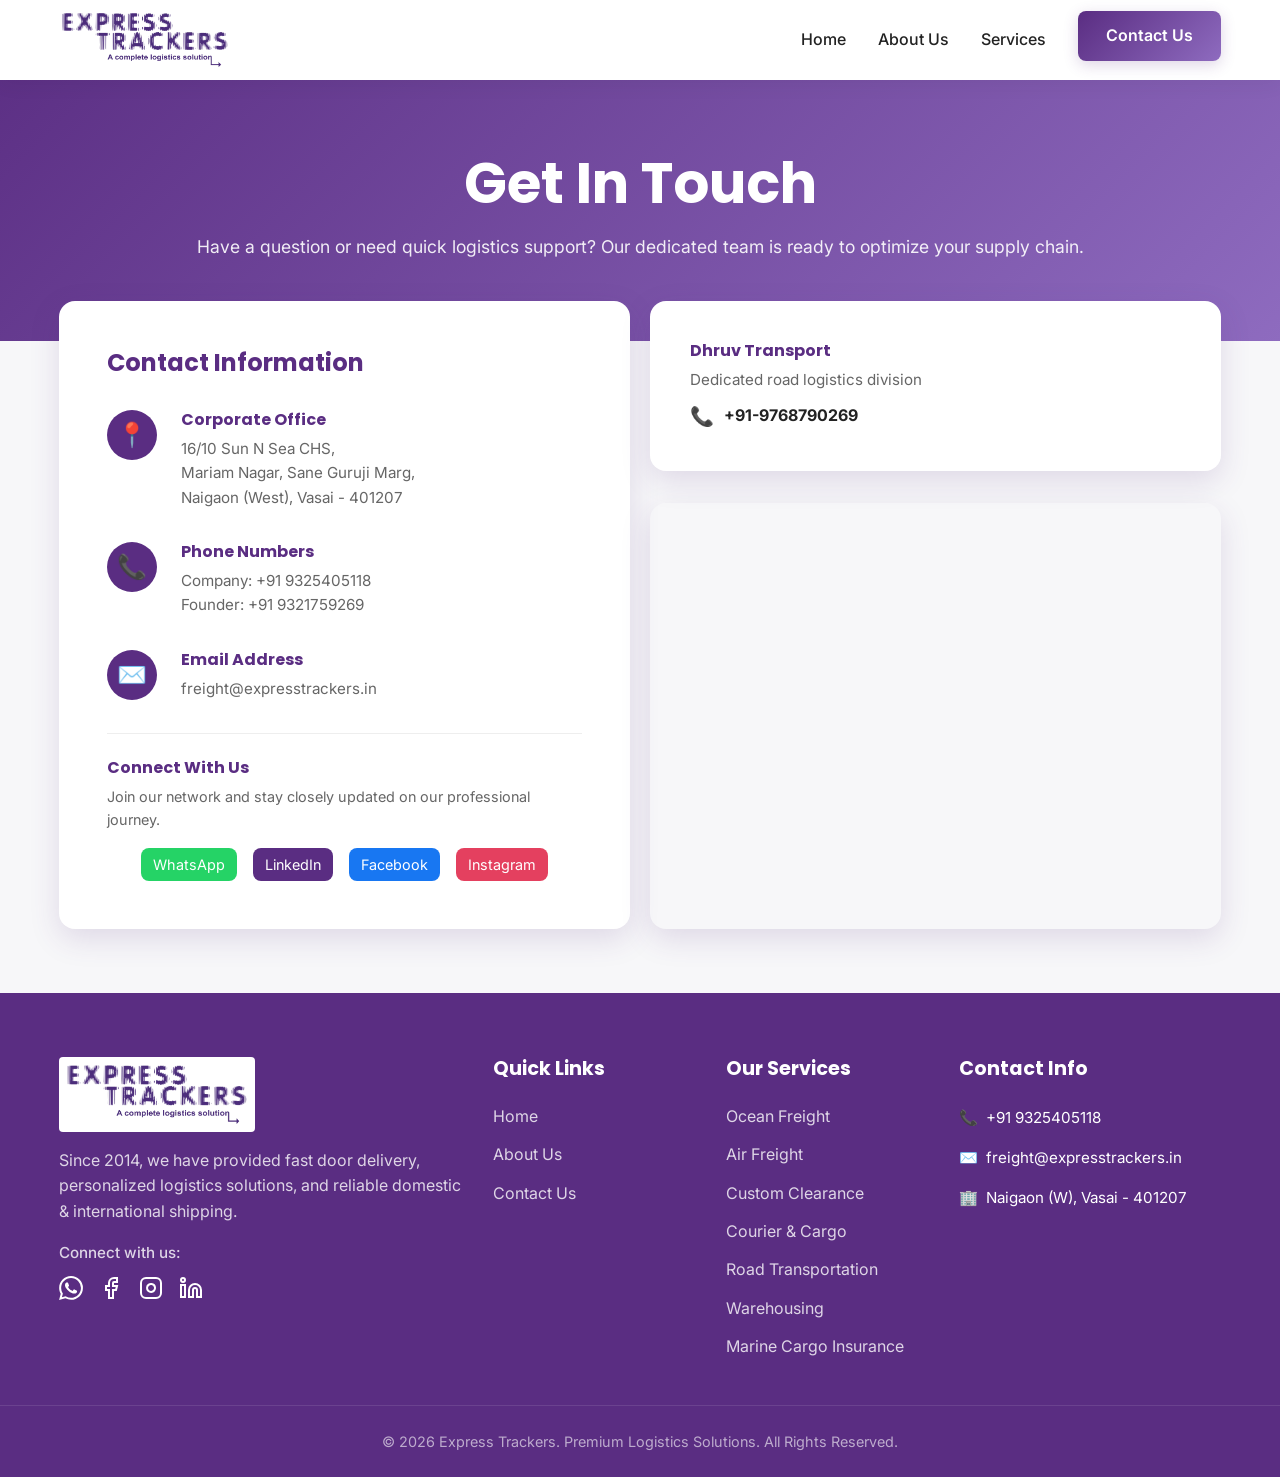
<file: contact.html>
<!DOCTYPE html>
<html lang="en">
<head>
    <meta charset="UTF-8">
    <meta name="viewport" content="width=device-width, initial-scale=1.0">
    <meta name="description" content="Contact Express Trackers for inquiries about our logistics solutions, freight services, and supply chain management support.">
    <meta name="keywords" content="contact logistics, freight support, logistics inquiries, express trackers contact">
    <meta name="author" content="Express Trackers">
    <title>Contact Us | Express Trackers</title>
    <link rel="stylesheet" href="css/design-system.css">
    <link rel="stylesheet" href="css/animations.css">
    <style>
        .page-header {
            background: var(--accent-gradient);
            padding: 150px 0 80px;
            text-align: center;
            color: var(--white);
        }
        .page-header h1 {
            color: var(--white);
            font-size: 3.5rem;
            margin-bottom: 1rem;
        }

        .contact-grid {
            margin-top: -40px;
            position: relative;
            z-index: 10;
            gap: var(--spacing-lg);
        }

        .contact-info {
            background: var(--white);
            padding: 3rem;
            border-radius: var(--radius-lg);
            box-shadow: var(--shadow-hover);
        }

        .contact-form-box {
            background: var(--white);
            padding: 3rem;
            border-radius: var(--radius-lg);
            box-shadow: var(--shadow-hover);
        }

        .info-item {
            display: flex;
            gap: 1.5rem;
            margin-bottom: 2rem;
            align-items: flex-start;
        }

        .info-icon {
            font-size: 1.5rem;
            color: var(--white);
            background: var(--primary);
            width: 50px;
            height: 50px;
            display: flex;
            align-items: center;
            justify-content: center;
            border-radius: 50%;
            flex-shrink: 0;
        }

        .form-group {
            margin-bottom: 1.5rem;
        }

        .form-group label {
            display: block;
            margin-bottom: 0.5rem;
            font-weight: 600;
            color: var(--text-dark);
        }

        textarea.form-control {
            resize: vertical;
            min-height: 120px;
        }

        .map-placeholder {
            width: 100%;
            height: 400px;
            background: #e0e0e0;
            margin-top: 4rem;
            border-radius: var(--radius-lg);
            display: flex;
            align-items: center;
            justify-content: center;
            color: var(--text-muted);
            font-weight: 600;
            font-size: 1.2rem;
        }

        @media (max-width: 768px) {
            .contact-info {
                padding: 1.5rem;
            }
            .contact-form-box { /* Or wherever the form is styled */
                padding: 1.5rem;
            }
            .contact-form.card { /* Based on HTML structure */
                padding: 1.5rem;
            }
            .connect-section {
                text-align: center;
            }
        }
    </style>
    <link rel="icon" type="image/png" href="/assets/favicon.png">
    <script src="components/nav-footer.js" defer></script>
    <script src="js/animations.js" defer></script>
    <script src="js/main.js" defer></script>
</head>
<body>

    <!-- Header injected by JS -->

    <div class="page-header">
        <div class="container reveal fade-up">
            <h1>Get In Touch</h1>
            <p style="color: rgba(255,255,255,0.9); font-size: 1.1rem; margin-top: 1rem;">Have a question or need quick logistics support? Our dedicated team is ready to optimize your supply chain.</p>
        </div>
    </div>

    <!-- Contact Grid -->
    <section class="section" style="padding-top: 0;">
        <div class="container grid grid-2 contact-grid">
            
            <!-- Contact Info -->
            <div class="contact-info reveal slide-in-left" style="height: 100%;">
                <h2 style="margin-bottom: 2rem; color: var(--primary);">Contact Information</h2>
                
                <div class="info-item">
                    <div class="info-icon">📍</div>
                    <div>
                        <h4 style="margin-bottom: 0.5rem;">Corporate Office</h4>
                        <p style="color: var(--text-muted); font-size: 0.95rem;">16/10 Sun N Sea CHS,<br>Mariam Nagar, Sane Guruji Marg,<br>Naigaon (West), Vasai - 401207</p>
                    </div>
                </div>

                <div class="info-item">
                    <div class="info-icon">📞</div>
                    <div>
                        <h4 style="margin-bottom: 0.5rem;">Phone Numbers</h4>
                        <p style="color: var(--text-muted); font-size: 0.95rem;">Company: +91 9325405118<br>Founder: +91 9321759269</p>
                    </div>
                </div>

                <div class="info-item">
                    <div class="info-icon">✉️</div>
                    <div>
                        <h4 style="margin-bottom: 0.5rem;">Email Address</h4>
                        <p style="color: var(--text-muted); font-size: 0.95rem;">freight@expresstrackers.in</p>
                    </div>
                </div>

                <div class="connect-section" style="margin-top: 2rem; padding-top: 1.5rem; border-top: 1px solid #eee;">
                    <h4 style="margin-bottom: 0.5rem;">Connect With Us</h4>
                    <p style="color: var(--text-muted); font-size: 0.9rem; margin-bottom: 1rem;">Join our network and stay closely updated on our professional journey.</p>
                    <div style="display: flex; gap: 1rem; flex-wrap: wrap; justify-content: center;">
                        <a href="https://wa.me/919321759269" target="_blank" style="color: var(--white); background: #25D366; padding: 5px 12px; border-radius: var(--radius-sm); font-size: 0.9rem;">WhatsApp</a>
                        <a href="https://in.linkedin.com/in/amol-vishwasrao-b343597a" target="_blank" style="color: var(--white); background: var(--primary); padding: 5px 12px; border-radius: var(--radius-sm); font-size: 0.9rem;">LinkedIn</a>
                        <a href="https://www.facebook.com/share/1MGox6zQ5x/" target="_blank" style="color: var(--white); background: #1877F2; padding: 5px 12px; border-radius: var(--radius-sm); font-size: 0.9rem;">Facebook</a>
                        <a href="https://www.instagram.com/vishwasrao.amol149?utm_source=qr&igsh=YW55MThzdHpuajln" target="_blank" style="color: var(--white); background: #E4405F; padding: 5px 12px; border-radius: var(--radius-sm); font-size: 0.9rem;">Instagram</a>
                    </div>
                </div>
            </div>

            <!-- Right Side (Cards + Map) -->
            <div class="reveal slide-in-right" style="display: flex; flex-direction: column; gap: 2rem; height: 100%;">
                
                <!-- Dhruv -->
                <div class="contact-info" style="padding: 2.5rem;">
                    <div>
                        <h4 style="margin-bottom: 0.5rem; color: var(--primary);">Dhruv Transport</h4>
                        <p style="color: var(--text-muted); font-size: 0.95rem; margin-bottom: 0.5rem;">Dedicated road logistics division</p>
                        <div style="display: flex; align-items: center; gap: 10px; color: var(--text-dark);">
                            <span style="font-size: 1.2rem;">📞</span> 
                            <strong>+91-9768790269</strong>
                        </div>
                    </div>
                </div>

                <!-- Map -->
                <div style="margin-top: 0; flex: 1; min-height: 400px; border-radius: var(--radius-lg); box-shadow: var(--shadow-hover); overflow: hidden;">
                    <iframe src="https://www.google.com/maps/embed?pb=!1m18!1m12!1m3!1d3210.7858332178344!2d72.84487059205773!3d19.345259247745858!2m3!1f0!2f0!3f0!3m2!1i1024!2i768!4f13.1!3m3!1m2!1s0x3be7ae4e0d8d91e7%3A0xd5131ecd55d74e85!2sMariam%20Nagar%2C%20Naigaon%20West%2C%20Vasai-Virar%2C%20Maharashtra%20401207!5e0!3m2!1sen!2sin!4v1776969555211!5m2!1sen!2sin" width="100%" height="100%" style="border:0;" allowfullscreen="" loading="lazy" referrerpolicy="no-referrer-when-downgrade"></iframe>
                </div>
            </div>

        </div>
    </section>

    <!-- Scripts -->
</body>
</html>
</file>
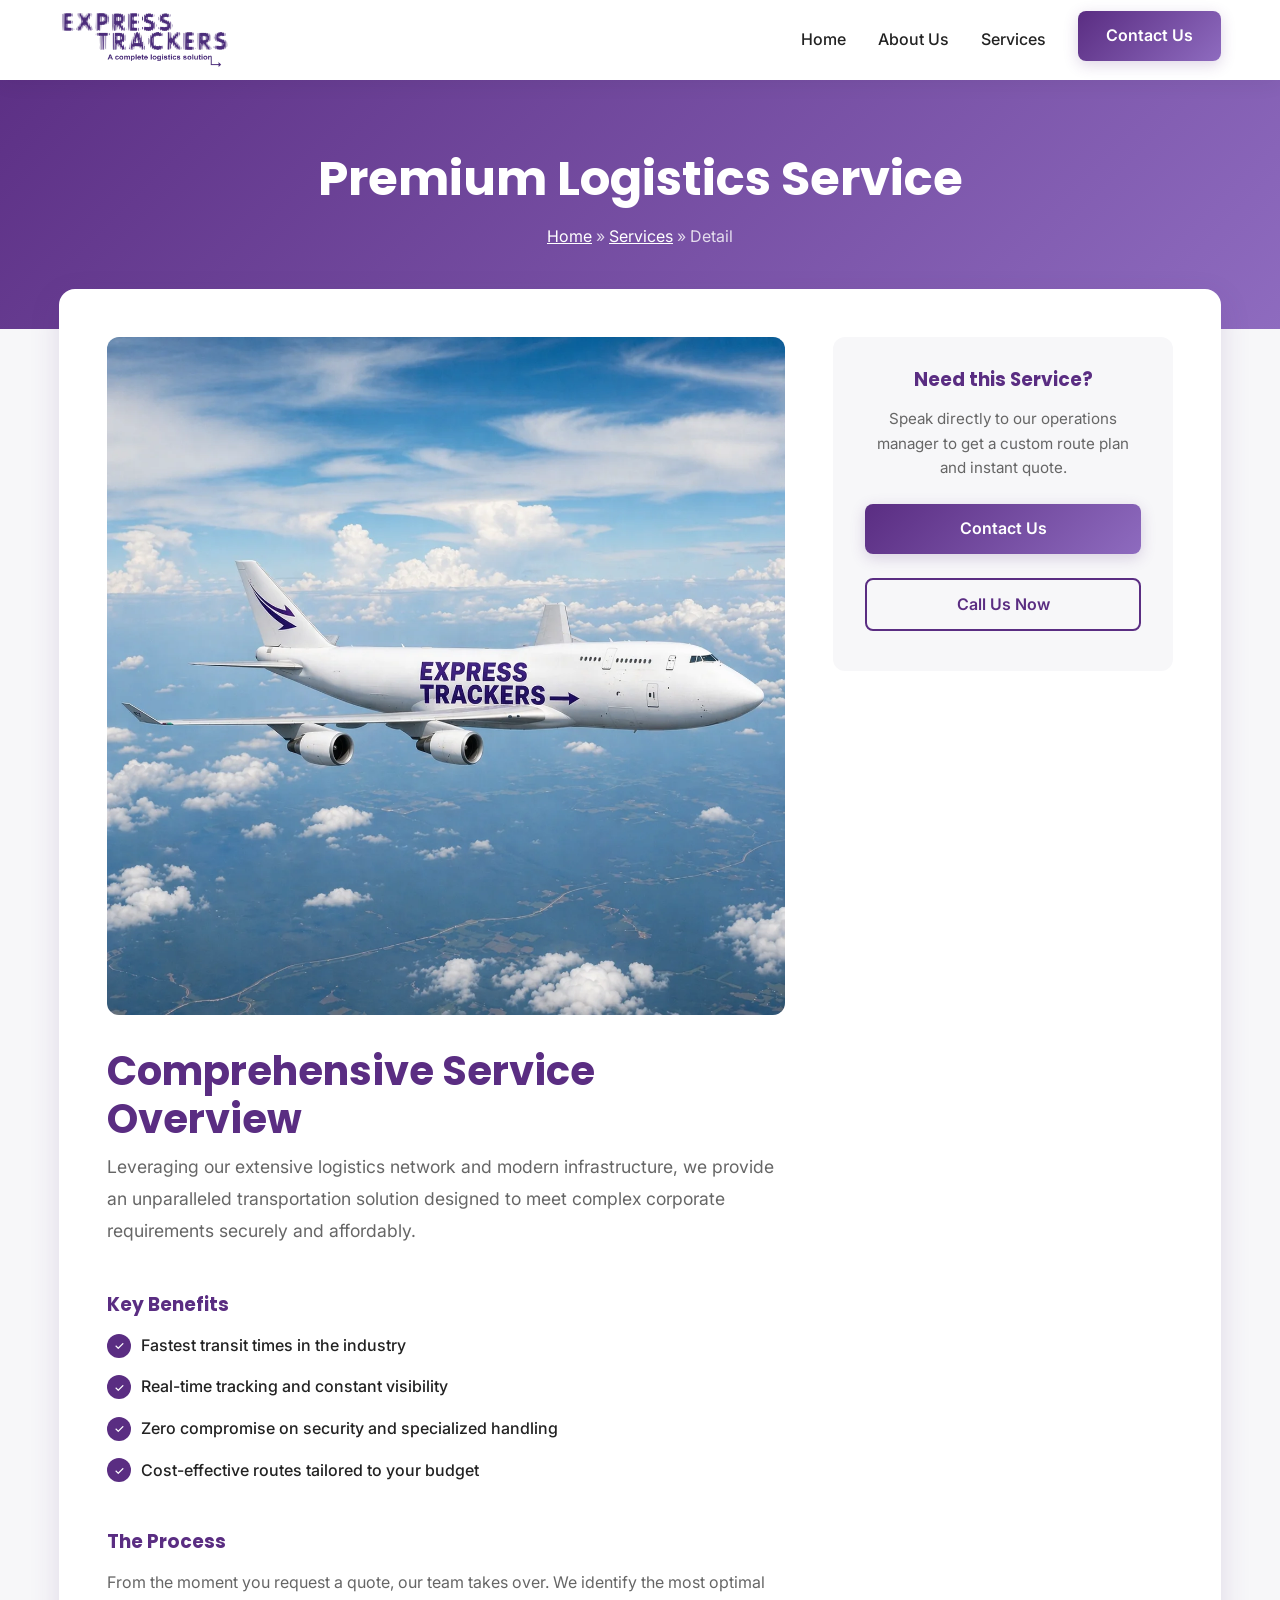
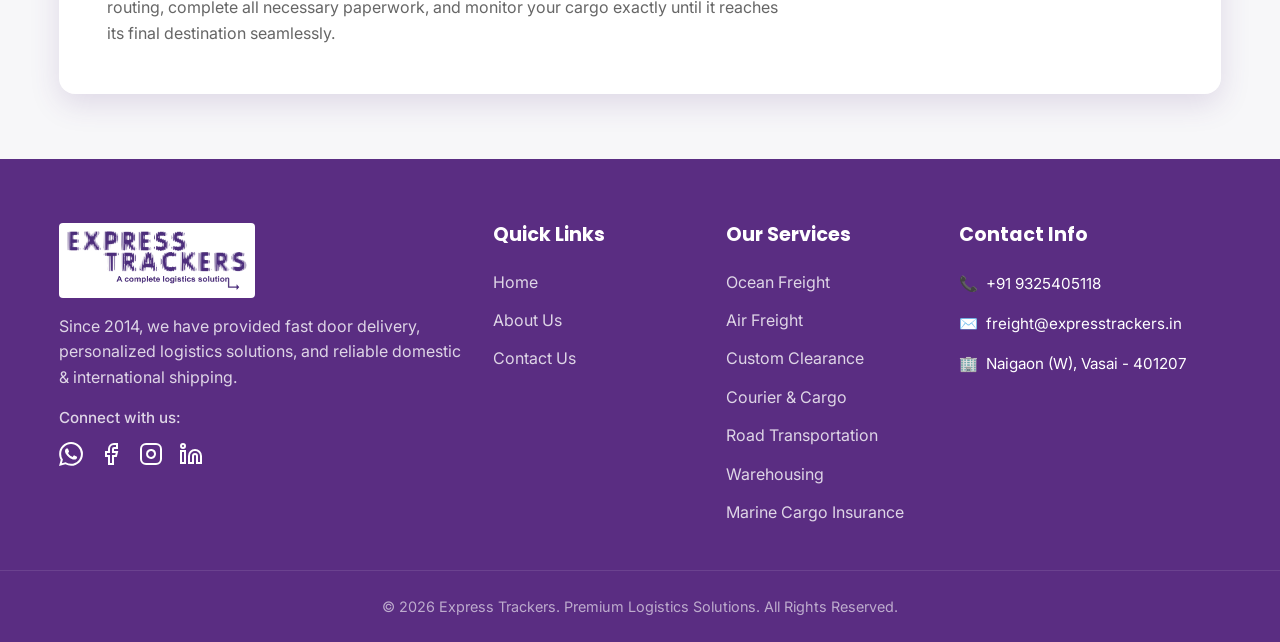
<file: service-detail.html>
<!DOCTYPE html>
<html lang="en">

<head>
    <meta charset="UTF-8">
    <meta name="viewport" content="width=device-width, initial-scale=1.0">
    <meta name="description"
        content="Detailed overview of premium logistics services offered by Express Trackers tailored to your supply chain requirements.">
    <meta name="keywords" content="service details, logistics solutions, freight management, supply chain services">
    <meta name="author" content="Express Trackers">
    <title>Service Details | Express Trackers</title>
    <link rel="stylesheet" href="css/design-system.css">
    <link rel="stylesheet" href="css/animations.css">
    <style>
        .page-header {
            background: var(--accent-gradient);
            padding: 150px 0 80px;
            text-align: center;
            color: var(--white);
        }

        .page-header h1 {
            color: var(--white);
            font-size: 3rem;
            margin-bottom: 1rem;
            text-transform: capitalize;
        }

        .breadcrumb {
            color: rgba(255, 255, 255, 0.8);
            font-size: 1rem;
        }

        .breadcrumb a {
            color: var(--white);
            text-decoration: underline;
        }

        .detail-content {
            margin-top: -40px;
            background: var(--white);
            padding: 3rem;
            border-radius: var(--radius-lg);
            box-shadow: var(--shadow-hover);
            position: relative;
            z-index: 10;
            display: grid;
            grid-template-columns: 2fr 1fr;
            gap: 3rem;
        }

        .key-benefits li {
            margin-bottom: 1rem;
            display: flex;
            align-items: center;
            gap: 10px;
            font-weight: 500;
        }

        .key-benefits li::before {
            content: '✓';
            color: var(--white);
            background: var(--primary);
            width: 24px;
            height: 24px;
            border-radius: 50%;
            display: flex;
            align-items: center;
            justify-content: center;
            font-size: 12px;
            flex-shrink: 0;
        }

        .sidebar-card {
            background: var(--bg-color);
            padding: 2rem;
            border-radius: var(--radius-md);
            text-align: center;
        }

        @media (max-width: 992px) {
            .detail-content {
                grid-template-columns: 1fr;
            }
        }

        @media (max-width: 768px) {
            .detail-content {
                padding: 1rem;
                gap: 1.5rem;
            }
            .page-header h1 {
                font-size: 2.5rem;
            }
        }
    </style>
    <link rel="icon" type="image/png" href="/assets/favicon.png">
    <script src="components/nav-footer.js" defer></script>
    <script src="js/animations.js" defer></script>
    <script src="js/main.js" defer></script>
</head>

<body>

    <!-- Header injected by JS -->

    <div class="page-header">
        <div class="container reveal fade-up">
            <h1 id="serviceTitle">Premium Logistics Service</h1>
            <div class="breadcrumb" id="breadcrumbText">
                <a href="/">Home</a> &raquo; <a href="services">Services</a> &raquo; Detail
            </div>
        </div>
    </div>

    <!-- Detail Content -->
    <section class="section" style="padding-top: 0;">
        <div class="container">
            <div class="detail-content reveal fade-up delay-100">
                <div class="main-content">
                    <img src="assets/hero_air.webp" id="serviceImg" alt="Service Image"
                        style="width: 100%; border-radius: var(--radius-md); margin-bottom: 2rem;">

                    <h2 class="section-title">Comprehensive Service Overview</h2>
                    <p style="margin-bottom: 1.5rem; color: var(--text-muted); font-size: 1.1rem; line-height: 1.8;"
                        id="serviceDesc">
                        Leveraging our extensive logistics network and modern infrastructure, we provide an unparalleled
                        transportation solution designed to meet complex corporate requirements securely and affordably.
                    </p>

                    <div style="margin: 3rem 0;">
                        <h3 style="color: var(--primary);">Key Benefits</h3>
                        <ul class="key-benefits" style="margin-top: 1rem;" id="serviceBenefits">
                            <li>Fastest transit times in the industry</li>
                            <li>Real-time tracking and constant visibility</li>
                            <li>Zero compromise on security and specialized handling</li>
                            <li>Cost-effective routes tailored to your budget</li>
                        </ul>
                    </div>

                    <h3 style="color: var(--primary);">The Process</h3>
                    <p style="margin-top: 1rem; color: var(--text-muted);" id="serviceProcess">From the moment you
                        request a quote, our team takes over. We identify the most optimal routing, complete all
                        necessary paperwork, and monitor your cargo exactly until it reaches its final destination
                        seamlessly.</p>
                </div>

                <div class="sidebar">
                    <div class="sidebar-card">
                        <h3 style="color: var(--primary); margin-bottom: 1rem;">Need this Service?</h3>
                        <p style="color: var(--text-muted); font-size: 0.95rem; margin-bottom: 1.5rem;">Speak directly
                            to our operations manager to get a custom route plan and instant quote.</p>
                        <a href="contact" class="btn btn-primary" style="width: 100%; margin-bottom: 1rem;">Contact
                            Us</a>
                        <a href="tel:+12345678900" class="btn btn-outline" style="width: 100%;">Call Us Now</a>
                    </div>
                </div>
            </div>
        </div>
    </section>

    <!-- Scripts -->
    <script>
        const serviceData = {
            'ocean': {
                name: 'Ocean Freight',
                desc: 'Express Trackers partners with leading ocean carriers to ensure your materials are delivered swiftly and efficiently across the globe. We excel in managing conventional cargo with total professionalism, providing you with powerful, customized maritime solutions.',
                benefits: [
                    'Established partnerships with premier ocean carriers',
                    'Customized global shipping and routing solutions',
                    'Expertise in handling all conventional and bulk cargos',
                    'Focus on cost-efficiency and supply chain reliability'
                ],
                process: 'We meticulously coordinate your marine shipment from inland transport to the shipping port, managing customs and port documentation to drastically reduce delays.'
            },
            'air': {
                name: 'Air Freight',
                desc: 'We are specialized experts in international air freight, engineered to move your cargo with unmatched speed and safety. We carefully match your unique requirements with the most cost-effective and secure air transit approaches internationally.',
                benefits: [
                    'Unbeatable transit speeds for international cargo',
                    'Highly cost-effective global operational approaches',
                    'Dedicated experts focused on cargo safety',
                    'Personalized customer support to match your exact demands'
                ],
                process: 'Upon receiving your request, we identify the strongest airline routing, arrange airport drop-offs, and clear express customs to keep the supply chain flowing without pause.'
            },
            'customs': {
                name: 'Custom Clearance',
                desc: 'Navigating international trade laws shouldn’t slow you down. Our automated custom clearance services make your business simpler and better, ensuring your goods are cleared quickly and coordinate perfectly for their onward delivery.',
                benefits: [
                    'Automated clearance processes for faster turnaround',
                    'Expert compliance and documentation handling',
                    'Perfect coordination for immediate post-clearance delivery',
                    'Cost-effective management of regulatory hurdles'
                ],
                process: 'Our customs brokers prepare your digital paperwork proactively, engaging directly with border officials to clear your goods before any holding fees accumulate.'
            },
            'courier': {
                name: 'Courier & Cargo',
                desc: 'With Express Trackers, shipping worldwide is as intuitive as shipping locally. We guarantee your crucial business documents and packages enjoy the fastest available transit times and the most reliable service to virtually any global destination.',
                benefits: [
                    'Fastest transit times domestically within India',
                    'Seamless international package and document delivery',
                    'Highly reliable tracking and handling procedures',
                    'Perfect for SMBs requiring daily efficient shipping'
                ],
                process: 'Leveraging our rapid sorting centers, your parcels are expedited directly to the final delivery hub while tracking data streams to you in real time.'
            },
            'road': {
                name: 'Road Transportation',
                desc: 'Powered by our dedicated <strong style="color: var(--primary);">Dhruv Transport</strong> division, we offer efficient, professional, and highly competitive transport services utilizing our own fleet vehicles. We promise a completely personalized door-to-door solution for all your road transportation requirements.',
                benefits: [
                    'Dedicated fleet managed by the <strong style="color: var(--primary);">Dhruv Transport</strong> division',
                    'Vast array of specialized vehicles for varied requirements',
                    'Completely personalized door-to-door service',
                    'Deep domain experience ensuring competitive pricing'
                ],
                process: 'Our fleet is dynamically dispatched. GPS tracking keeps the truck on route while ensuring door-to-door pick-up and drop-off occurs cleanly within your designated timeframe.'
            },
            'warehousing': {
                name: 'Warehousing',
                desc: 'Our expansive warehousing services provide secure, climate-controlled storage alongside advanced inventory management. By utilizing cross-docking and efficient order fulfillment, we drastically minimize your storage time, bringing you safe and economical transport logistics.',
                benefits: [
                    'Secure and climate-controlled storage environments',
                    'Advanced inventory tracking and order fulfillment',
                    'Strategic cross-docking services to minimize storage limits',
                    'Economical approach linking storage directly to transport'
                ],
                process: 'Your inventory is scanned immediately upon intake, securely stored or cross-docked, and monitored via advanced systems until it is requested for final delivery out.'
            },
            'insurance': {
                name: 'Marine Cargo Insurance',
                desc: 'We offer complete, dependable marine cargo insurance guidance tailored specifically to maximize your profit and mitigate risk. We help insulate your business against unpredictable transit damages keeping your budget and bottom line strictly in mind.',
                benefits: [
                    'Complete shipment protection against transit damages',
                    'Expert consultation tailored to your budget constraints',
                    'Coverage strategies optimized for maximum client profit',
                    'Total peace of mind for high-value seaborne cargo'
                ],
                process: 'An insurance specialist reviews your cargo profile, evaluates potential transit hazards, and drafts a custom protection policy immediately before the cargo initiates transit.'
            }
        };

        document.addEventListener('DOMContentLoaded', () => {
            const params = new URLSearchParams(window.location.search);
            const serviceKey = params.get('service');

            const titleEl = document.getElementById('serviceTitle');
            const breadEl = document.getElementById('breadcrumbText');
            const imgEl = document.getElementById('serviceImg');
            const descEl = document.getElementById('serviceDesc');
            const benefitsEl = document.getElementById('serviceBenefits');
            const processEl = document.getElementById('serviceProcess');

            if (serviceKey && serviceData[serviceKey]) {
                const data = serviceData[serviceKey];

                titleEl.innerText = data.name;
                breadEl.innerHTML = `<a href="/">Home</a> &raquo; <a href="services">Services</a> &raquo; ${data.name}`;
                descEl.innerHTML = data.desc;

                if (benefitsEl) {
                    benefitsEl.innerHTML = data.benefits.map(b => `<li>${b}</li>`).join('');
                }
                if (processEl) {
                    processEl.innerText = data.process;
                }

                // Map images roughly
                if (serviceKey.includes('rail')) imgEl.src = 'assets/hero_rail.webp';
                else if (serviceKey.includes('road')) imgEl.src = 'assets/hero_surface.webp';
                else if (serviceKey.includes('warehousing')) imgEl.src = 'assets/warehouse.webp';
                else if (serviceKey.includes('ocean')) imgEl.src = 'assets/hero_ocean.webp';
                else if (serviceKey.includes('customs')) imgEl.src = 'assets/custom_clearance.webp';
                else if (serviceKey.includes('courier')) imgEl.src = 'assets/courier_cargo.webp';
                else if (serviceKey.includes('insurance')) imgEl.src = 'assets/marine_insurance.webp';
                else imgEl.src = 'assets/hero_air.webp'; // default fallback
            } else if (serviceKey) {
                // Fallback for missing keys
                const sName = serviceKey.replace('-', ' ');
                titleEl.innerText = sName;
                breadEl.innerHTML = `<a href="/">Home</a> &raquo; <a href="services">Services</a> &raquo; ${sName}`;
            }
        });
    </script>
</body>

</html>
</file>
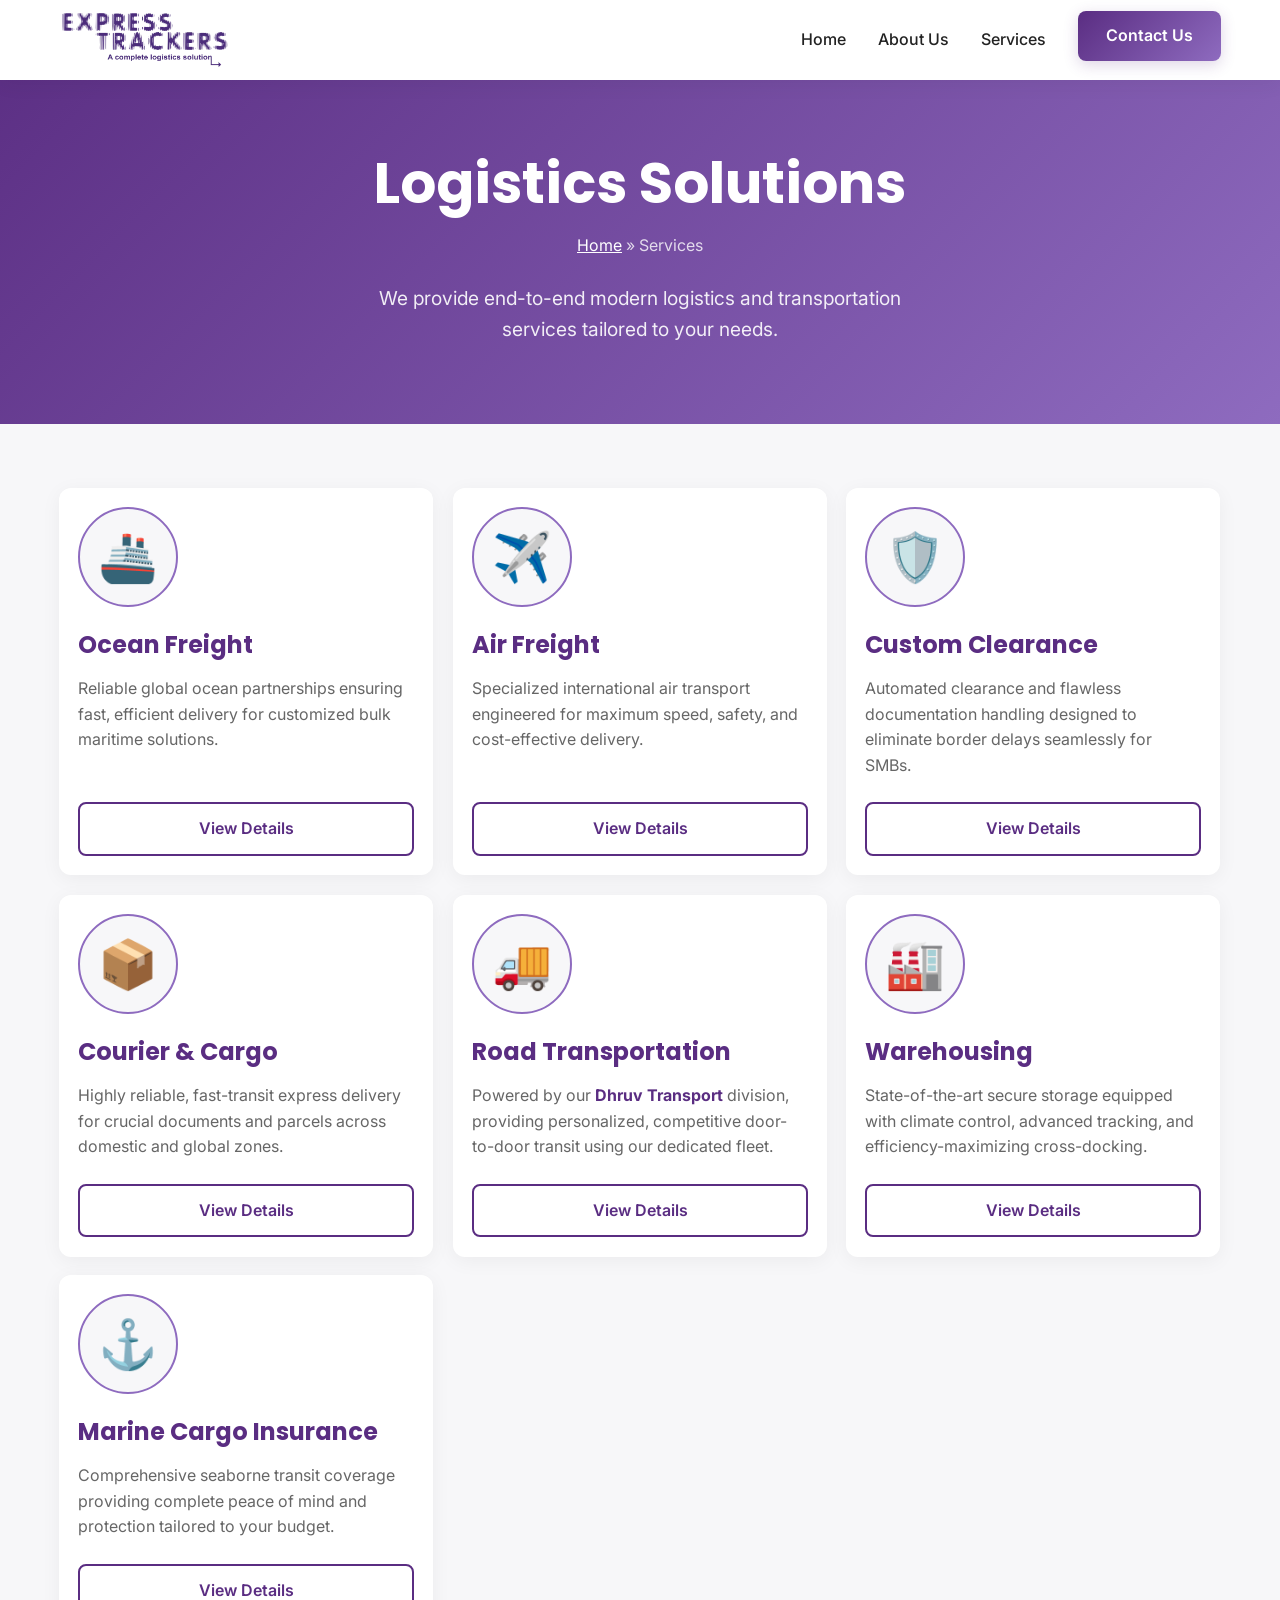
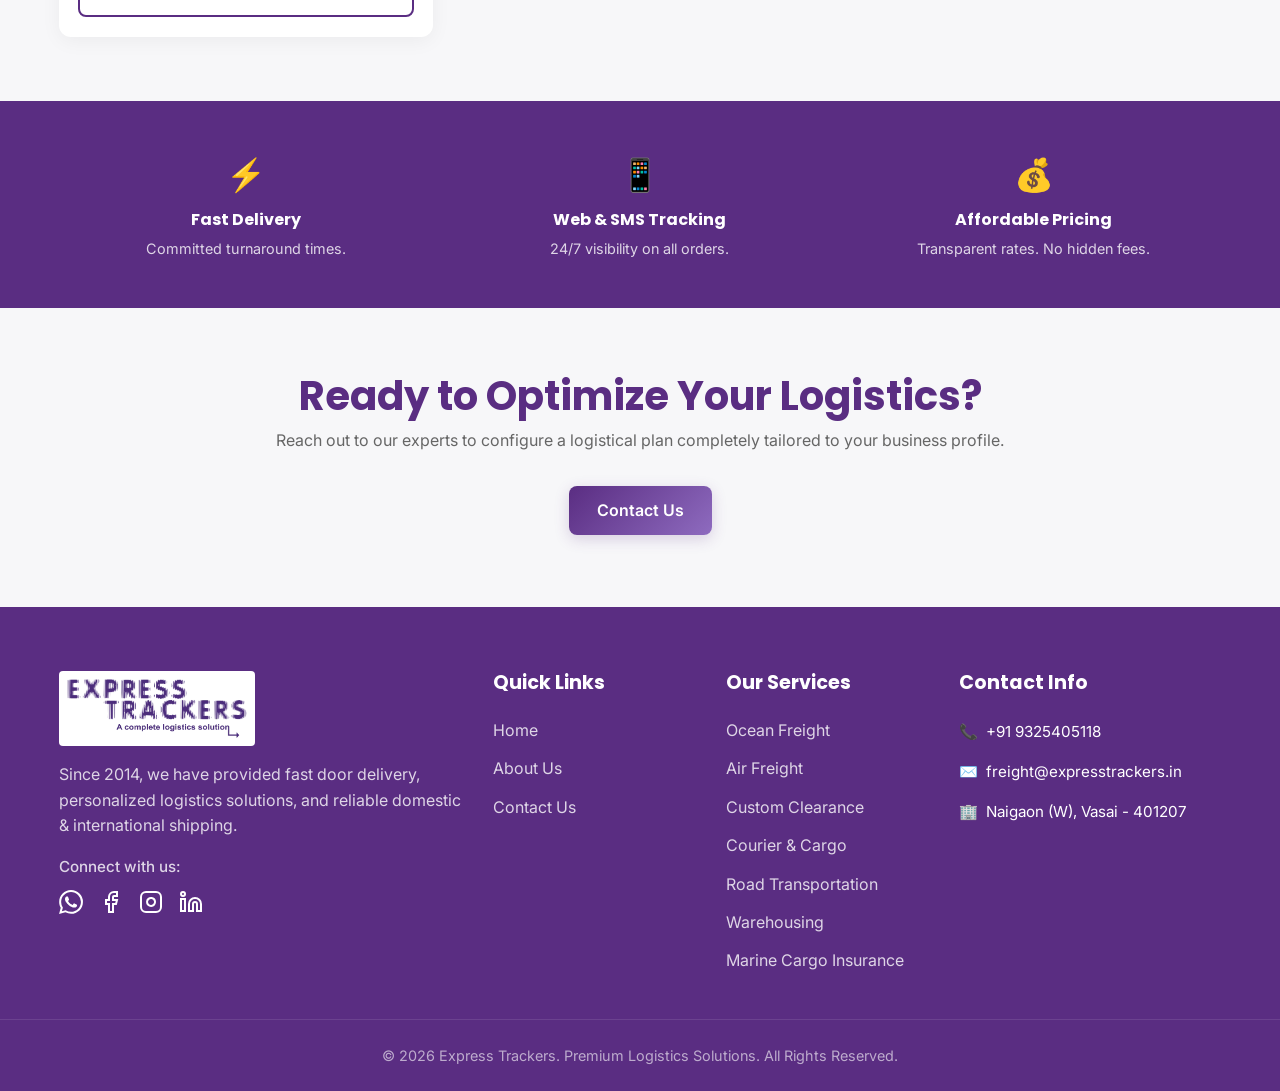
<file: services.html>
<!DOCTYPE html>
<html lang="en">
<head>
    <meta charset="UTF-8">
    <meta name="viewport" content="width=device-width, initial-scale=1.0">
    <meta name="description" content="Explore Express Trackers' comprehensive logistics services including ocean freight, air freight, custom clearance, and warehousing.">
    <meta name="keywords" content="logistics services, ocean freight, air freight, custom clearance, warehousing, road transportation">
    <meta name="author" content="Express Trackers">
    <title>Our Services | Express Trackers</title>
    <link rel="stylesheet" href="css/design-system.css">
    <link rel="stylesheet" href="css/animations.css">
    <style>
        .page-header {
            background: var(--accent-gradient);
            padding: 150px 0 80px;
            text-align: center;
            color: var(--white);
        }
        .page-header h1 {
            color: var(--white);
            font-size: 3.5rem;
            margin-bottom: 1rem;
        }
        .breadcrumb {
            color: rgba(255,255,255,0.8);
            font-size: 1rem;
        }
        .breadcrumb a {
            color: var(--white);
            text-decoration: underline;
        }
        
        .service-icon {
            font-size: 3rem;
            margin-bottom: 1.5rem;
            width: 100px;
            height: 100px;
            background: var(--bg-color);
            display: inline-flex;
            align-items: center;
            justify-content: center;
            border-radius: 50%;
            border: 2px solid var(--secondary);
            color: var(--primary);
            flex-shrink: 0;
        }

        .features-strip {
            background: var(--primary);
            color: white;
            padding: 3rem 0;
            text-align: center;
        }
        .feature-item h4 { color: white; margin-bottom: 0.5rem; }
        .feature-item p { color: rgba(255,255,255,0.8); font-size: 0.9rem; }
    </style>
    <link rel="icon" type="image/png" href="/assets/favicon.png">
    <script src="components/nav-footer.js" defer></script>
    <script src="js/animations.js" defer></script>
    <script src="js/main.js" defer></script>
</head>
<body>

    <!-- Header injected by JS -->

    <div class="page-header">
        <div class="container reveal fade-up">
            <h1>Logistics Solutions</h1>
            <div class="breadcrumb">
                <a href="/">Home</a> &raquo; Services
            </div>
            <p style="max-width: 600px; margin: 1.5rem auto 0; font-size: 1.2rem; color: rgba(255,255,255,0.9);">We provide end-to-end modern logistics and transportation services tailored to your needs.</p>
        </div>
    </div>

    <!-- Detailed Services Grid -->
    <section class="section">
        <div class="container grid grid-2">
            
            <div class="card hover-lift reveal fade-up delay-100">
                <div class="service-icon">🚢</div>
                <h2>Ocean Freight</h2>
                <p style="color: var(--text-muted); margin-bottom: 1.5rem;">Reliable global ocean partnerships ensuring fast, efficient delivery for customized bulk maritime solutions.</p>
                <a href="service-detail?service=ocean" class="btn btn-outline" style="width: 100%;">View Details</a>
            </div>

            <div class="card hover-lift reveal fade-up delay-200">
                <div class="service-icon">✈️</div>
                <h2>Air Freight</h2>
                <p style="color: var(--text-muted); margin-bottom: 1.5rem;">Specialized international air transport engineered for maximum speed, safety, and cost-effective delivery.</p>
                <a href="service-detail?service=air" class="btn btn-outline" style="width: 100%;">View Details</a>
            </div>

            <div class="card hover-lift reveal fade-up delay-300">
                <div class="service-icon">🛡️</div>
                <h2>Custom Clearance</h2>
                <p style="color: var(--text-muted); margin-bottom: 1.5rem;">Automated clearance and flawless documentation handling designed to eliminate border delays seamlessly for SMBs.</p>
                <a href="service-detail?service=customs" class="btn btn-outline" style="width: 100%;">View Details</a>
            </div>

            <div class="card hover-lift reveal fade-up delay-400">
                <div class="service-icon">📦</div>
                <h2>Courier & Cargo</h2>
                <p style="color: var(--text-muted); margin-bottom: 1.5rem;">Highly reliable, fast-transit express delivery for crucial documents and parcels across domestic and global zones.</p>
                <a href="service-detail?service=courier" class="btn btn-outline" style="width: 100%;">View Details</a>
            </div>

            <div class="card hover-lift reveal fade-up delay-100">
                <div class="service-icon">🚚</div>
                <h2>Road Transportation</h2>
                <p style="color: var(--text-muted); margin-bottom: 1.5rem;">Powered by our <strong style="color: var(--primary);">Dhruv Transport</strong> division, providing personalized, competitive door-to-door transit using our dedicated fleet.</p>
                <a href="service-detail?service=road" class="btn btn-outline" style="width: 100%;">View Details</a>
            </div>

            <div class="card hover-lift reveal fade-up delay-200">
                <div class="service-icon">🏭</div>
                <h2>Warehousing</h2>
                <p style="color: var(--text-muted); margin-bottom: 1.5rem;">State-of-the-art secure storage equipped with climate control, advanced tracking, and efficiency-maximizing cross-docking.</p>
                <a href="service-detail?service=warehousing" class="btn btn-outline" style="width: 100%;">View Details</a>
            </div>

            <div class="card hover-lift reveal fade-up delay-300">
                <div class="service-icon">⚓</div>
                <h2>Marine Cargo Insurance</h2>
                <p style="color: var(--text-muted); margin-bottom: 1.5rem;">Comprehensive seaborne transit coverage providing complete peace of mind and protection tailored to your budget.</p>
                <a href="service-detail?service=insurance" class="btn btn-outline" style="width: 100%;">View Details</a>
            </div>

        </div>
    </section>

    <!-- Extra Features Strip -->
    <div class="features-strip reveal fade-up">
        <div class="container grid grid-3">
            <div class="feature-item">
                <div style="font-size: 2rem; margin-bottom: 10px;">⚡</div>
                <h4>Fast Delivery</h4>
                <p>Committed turnaround times.</p>
            </div>
            <div class="feature-item">
                <div style="font-size: 2rem; margin-bottom: 10px;">📱</div>
                <h4>Web & SMS Tracking</h4>
                <p>24/7 visibility on all orders.</p>
            </div>
            <div class="feature-item">
                <div style="font-size: 2rem; margin-bottom: 10px;">💰</div>
                <h4>Affordable Pricing</h4>
                <p>Transparent rates. No hidden fees.</p>
            </div>
        </div>
    </div>

    <section class="section text-center">
        <div class="container reveal fade-up">
            <h2 class="section-title">Ready to Optimize Your Logistics?</h2>
            <p style="margin-bottom: 2rem; color: var(--text-muted);">Reach out to our experts to configure a logistical plan completely tailored to your business profile.</p>
            <a href="contact" class="btn btn-primary">Contact Us</a>
        </div>
    </section>

    <!-- Scripts -->
</body>
</html>
</file>
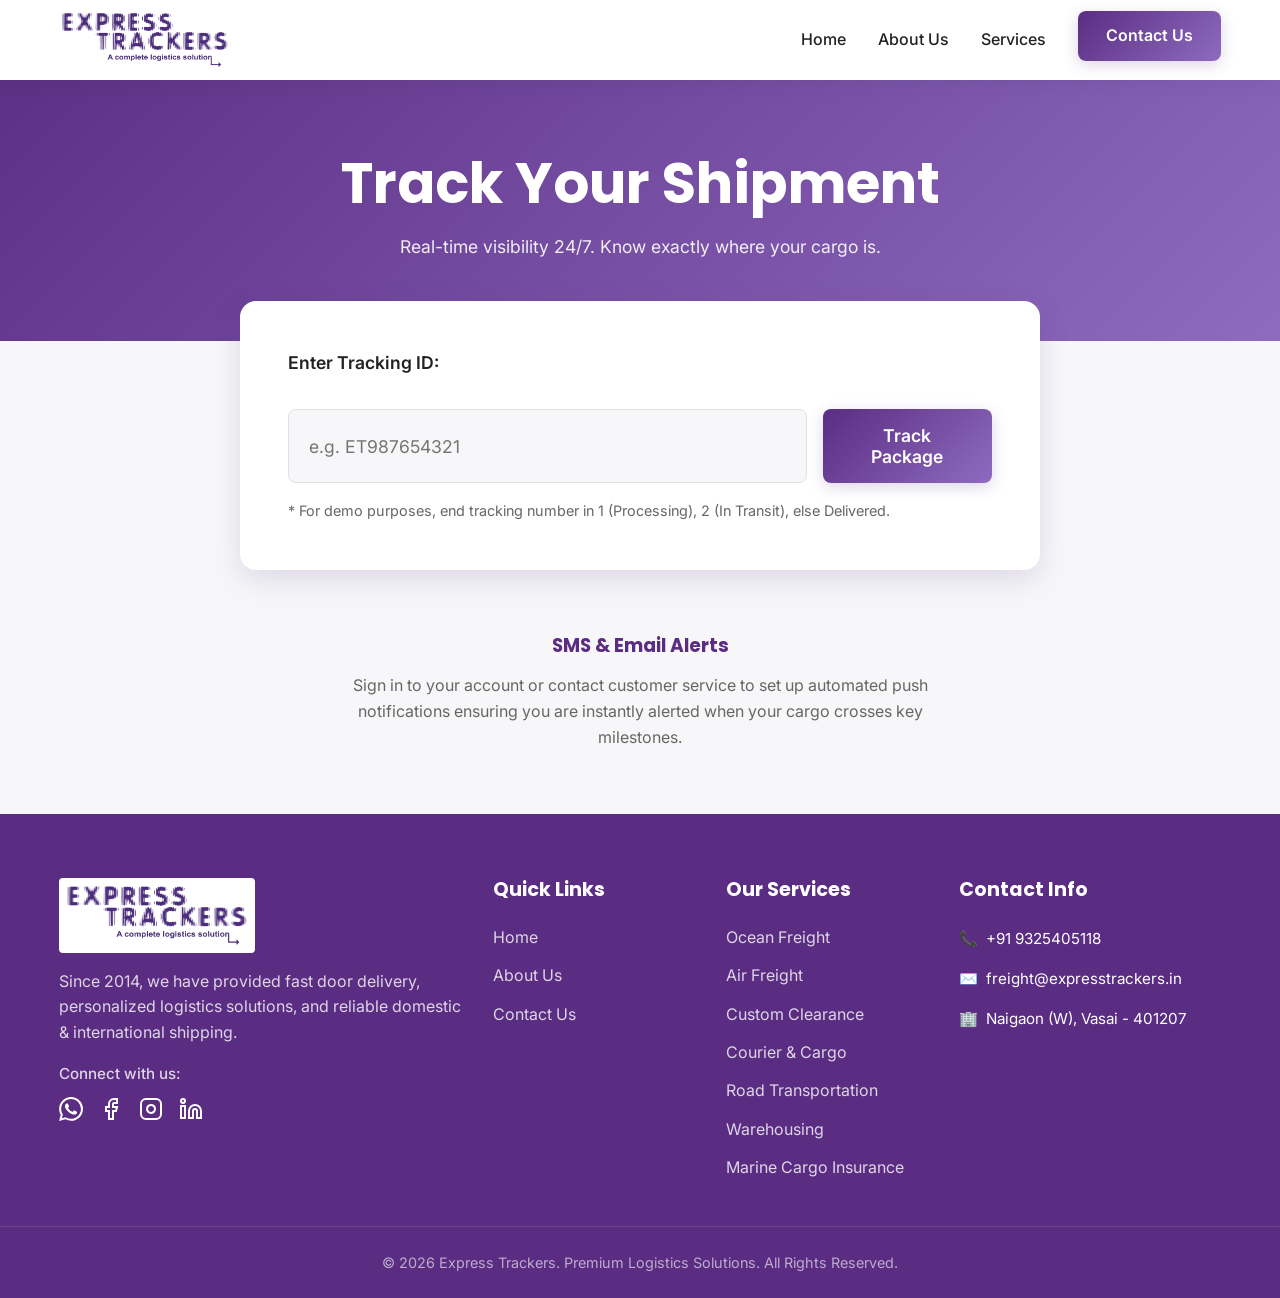
<file: tracking.html>
<!DOCTYPE html>
<html lang="en">
<head>
    <meta charset="UTF-8">
    <meta name="viewport" content="width=device-width, initial-scale=1.0">
    <meta name="description" content="Track your shipment in real-time with Express Trackers. Get instant updates on your cargo's location and delivery status.">
    <meta name="keywords" content="track shipment, logistics tracking, cargo tracking, express trackers status">
    <meta name="author" content="Express Trackers">
    <title>Track Shipment | Express Trackers</title>
    <link rel="stylesheet" href="css/design-system.css">
    <link rel="stylesheet" href="css/animations.css">
    <style>
        .page-header {
            background: var(--accent-gradient);
            padding: 150px 0 80px;
            text-align: center;
            color: var(--white);
        }
        .page-header h1 {
            color: var(--white);
            font-size: 3.5rem;
            margin-bottom: 1rem;
        }

        .tracking-module {
            max-width: 800px;
            margin: -40px auto 4rem;
            background: var(--white);
            border-radius: var(--radius-lg);
            padding: 3rem;
            box-shadow: var(--shadow-hover);
            position: relative;
            z-index: 10;
        }

        .tracking-input-group {
            display: flex;
            gap: 1rem;
            margin-top: 2rem;
        }

        .tracking-input-group input {
            padding: 16px 20px;
            font-size: 1.1rem;
        }
        
        .tracking-input-group button {
            padding: 16px 40px;
            font-size: 1.1rem;
        }

        /* Status UI Mock */
        .status-container {
            margin-top: 3rem;
            padding-top: 3rem;
            border-top: 1px solid #eee;
        }
        
        .timeline {
            display: flex;
            justify-content: space-between;
            position: relative;
            margin: 2rem 0;
            padding: 0 2rem;
        }
        
        .timeline::before {
            content: '';
            position: absolute;
            top: 25px;
            left: 5%;
            width: 90%;
            height: 4px;
            background: #eee;
            z-index: 0;
        }

        .tracking-step {
            position: relative;
            z-index: 1;
            text-align: center;
            width: 100px;
        }

        .step-icon {
            width: 54px;
            height: 54px;
            background: #eee;
            border-radius: 50%;
            margin: 0 auto 1rem;
            display: flex;
            align-items: center;
            justify-content: center;
            color: var(--text-muted);
            font-size: 24px;
            transition: var(--transition);
            border: 4px solid var(--white);
        }

        .tracking-step.completed .step-icon {
            background: var(--primary);
            color: var(--white);
        }

        .tracking-step.current .step-icon {
            background: var(--white);
            color: var(--primary);
            border-color: var(--primary);
            box-shadow: 0 0 0 5px rgba(90, 45, 130, 0.2);
            animation: pulse 2s infinite;
        }
        
        @keyframes pulse {
            0% { box-shadow: 0 0 0 0 rgba(90, 45, 130, 0.4); }
            70% { box-shadow: 0 0 0 10px rgba(90, 45, 130, 0); }
            100% { box-shadow: 0 0 0 0 rgba(90, 45, 130, 0); }
        }

        .tracking-step h4 {
            font-size: 0.9rem;
            color: var(--text-muted);
            margin-bottom: 0px;
        }

        .tracking-step.completed h4, .tracking-step.current h4 {
            color: var(--primary);
        }

        .hidden {
            display: none;
        }

        @media (max-width: 600px) {
            .tracking-input-group { flex-direction: column; }
            .timeline { flex-direction: column; gap: 2rem; }
            .timeline::before { width: 4px; height: 100%; left: 45px; top: 0; }
            .tracking-step { width: 100%; display: flex; align-items: center; gap: 1rem; text-align: left; }
            .step-icon { margin: 0; }
        }
    </style>
    <link rel="icon" type="image/png" href="/assets/favicon.png">
    <script src="components/nav-footer.js" defer></script>
    <script src="js/animations.js" defer></script>
    <script src="js/main.js" defer></script>
    <script src="js/tracking.js" defer></script>
</head>
<body>

    <!-- Header injected by JS -->

    <div class="page-header">
        <div class="container reveal fade-up">
            <h1>Track Your Shipment</h1>
            <p style="color: rgba(255,255,255,0.9); font-size: 1.1rem; margin-top: 1rem;">Real-time visibility 24/7. Know exactly where your cargo is.</p>
        </div>
    </div>

    <section class="section" style="padding-top: 0;">
        <div class="container">
            <div class="tracking-module reveal fade-up delay-100">
                <form id="trackingForm">
                    <label for="trackingId" style="font-weight: 600; font-size: 1.1rem;">Enter Tracking ID:</label>
                    <div class="tracking-input-group">
                        <input type="text" id="trackingId" class="form-control" placeholder="e.g. ET987654321" required>
                        <button type="submit" class="btn btn-primary">Track Package</button>
                    </div>
                    <p style="margin-top: 1rem; color: var(--text-muted); font-size: 0.9rem;">* For demo purposes, end tracking number in 1 (Processing), 2 (In Transit), else Delivered.</p>
                </form>

                <!-- Status Result Container -->
                <div id="trackingResult" class="status-container hidden">
                    <div style="display: flex; justify-content: space-between; align-items: center; margin-bottom: 2rem;">
                        <h3 style="color: var(--text-dark);">Shipment Status</h3>
                        <span style="background: rgba(90,45,130,0.1); color: var(--primary); padding: 5px 15px; border-radius: 20px; font-weight: 600;">ACTIVE</span>
                    </div>

                    <div class="timeline">
                        <div class="tracking-step">
                            <div class="step-icon">📋</div>
                            <h4>Processing</h4>
                        </div>
                        <div class="tracking-step">
                            <div class="step-icon">🚚</div>
                            <h4>In Transit</h4>
                        </div>
                        <div class="tracking-step">
                            <div class="step-icon">✅</div>
                            <h4>Delivered</h4>
                        </div>
                    </div>
                    
                    <div style="background: var(--bg-color); padding: 1.5rem; border-radius: var(--radius-sm); margin-top: 2rem;">
                        <h4 style="color: var(--primary); margin-bottom: 0.5rem;">Estimated Delivery</h4>
                        <p style="font-size: 1.1rem; font-weight: 600;">Thursday, October 24th by 8:00 PM</p>
                    </div>
                </div>
            </div>
            
            <div class="text-center reveal fade-up" style="max-width: 600px; margin: 0 auto;">
                <h3 style="color: var(--primary);">SMS & Email Alerts</h3>
                <p style="color: var(--text-muted);">Sign in to your account or contact customer service to set up automated push notifications ensuring you are instantly alerted when your cargo crosses key milestones.</p>
            </div>
        </div>
    </section>

    <!-- Scripts -->
</body>
</html>
</file>
<file: css/design-system.css>
/* css/design-system.css */

@import url('https://fonts.googleapis.com/css2?family=Inter:wght@300;400;500;600;700;800&family=Poppins:wght@400;500;600;700&display=swap');

:root {
  /* Colors */
  --primary: #5A2D82;
  --primary-light: #703c9d;
  --secondary: #8E6BBF;
  --bg-color: #F7F7F9;
  --text-dark: #222222;
  --text-muted: #666666;
  --white: #ffffff;
  --accent-gradient: linear-gradient(135deg, #5A2D82, #8E6BBF);
  
  /* Layout & Spacing */
  --container-width: 1200px;
  --spacing-sm: 0.5rem;
  --spacing-md: 1rem;
  --spacing-lg: 1.2rem;
  --spacing-xl: 4rem;
  --radius-sm: 8px;
  --radius-md: 12px;
  --radius-lg: 16px;
  
  /* Shadows & Transitions */
  --shadow-soft: 0 4px 20px rgba(0, 0, 0, 0.05);
  --shadow-hover: 0 10px 30px rgba(90, 45, 130, 0.15);
  --transition: all 0.3s cubic-bezier(0.25, 0.8, 0.25, 1);
}

/* Base Reset */
* {
  margin: 0;
  padding: 0;
  box-sizing: border-box;
}

body {
  font-family: 'Inter', sans-serif;
  color: var(--text-dark);
  background-color: var(--bg-color);
  line-height: 1.6;
  overflow-x: hidden;
}
html {
  overflow-x: hidden;
}

h1, h2, h3, h4, h5, h6 {
  font-family: 'Poppins', sans-serif;
  font-weight: 700;
  line-height: 1.2;
  margin-bottom: var(--spacing-md);
  color: var(--primary);
  word-break: break-word;
}

a {
  text-decoration: none;
  color: inherit;
  transition: var(--transition);
}

ul {
  list-style: none;
}

img {
  max-width: 100%;
  height: auto;
  display: block;
}

/* Layout Utilities */
.container {
  max-width: var(--container-width);
  margin: 0 auto;
  padding: 0 var(--spacing-lg);
}

.section {
  padding: var(--spacing-xl) 0;
}

.section-bg-white {
  background-color: var(--white);
}

.text-center {
  text-align: center;
}

/* Typography Utilities */
.section-title {
  font-size: 2.5rem;
  margin-bottom: var(--spacing-sm);
  position: relative;
  display: inline-block;
}

.section-subtitle {
  color: var(--text-muted);
  font-size: 1.1rem;
  max-width: 600px;
  margin: 0 auto var(--spacing-xl);
}

/* Components */
.btn {
  display: inline-block;
  padding: 12px 28px;
  border-radius: var(--radius-sm);
  font-weight: 600;
  font-family: 'Inter', sans-serif;
  cursor: pointer;
  transition: var(--transition);
  border: none;
  text-align: center;
}

.btn-primary {
  background: var(--accent-gradient);
  color: var(--white);
  box-shadow: 0 4px 15px rgba(90, 45, 130, 0.2);
}

.btn-primary:hover {
  transform: translateY(-2px);
  box-shadow: 0 8px 25px rgba(90, 45, 130, 0.3);
}

.btn-outline {
  background: transparent;
  color: var(--primary);
  border: 2px solid var(--primary);
}

.btn-outline:hover {
  background: var(--primary);
  color: var(--white);
}

.btn-white {
  background: var(--white);
  color: var(--primary);
  box-shadow: 0 4px 15px rgba(0, 0, 0, 0.1);
}

.btn-white:hover {
  transform: translateY(-2px);
  box-shadow: 0 8px 25px rgba(0, 0, 0, 0.15);
}

/* Cards */
.card {
  background: var(--white);
  border-radius: var(--radius-md);
  padding: var(--spacing-lg);
  box-shadow: var(--shadow-soft);
  transition: var(--transition);
  height: 100%;
  display: flex;
  flex-direction: column;
  text-align: left;
}

.card:hover {
  transform: translateY(-5px);
  box-shadow: var(--shadow-soft);
}

.card > a:last-child,
.card > .btn:last-child {
  margin-top: auto;
}

/* Form Elements */
.form-control {
  width: 100%;
  padding: 14px 20px;
  border: 1px solid #e0e0e0;
  border-radius: var(--radius-sm);
  font-family: 'Inter', sans-serif;
  font-size: 1rem;
  transition: var(--transition);
  background: var(--bg-color);
}

.form-control:focus {
  outline: none;
  border-color: var(--secondary);
  box-shadow: 0 0 0 3px rgba(142, 107, 191, 0.1);
  background: var(--white);
}

/* Grid System */
.grid {
  display: grid;
  gap: var(--spacing-lg);
}

.grid-2 { grid-template-columns: repeat(auto-fit, minmax(300px, 1fr)); }
.grid-3 { grid-template-columns: repeat(auto-fit, minmax(280px, 1fr)); }
.grid-4 { grid-template-columns: repeat(auto-fit, minmax(240px, 1fr)); }

/* Header & Nav */
header {
  position: fixed;
  top: 0;
  left: 0;
  width: 100%;
  z-index: 1000;
  transition: var(--transition);
  background: var(--white);
  backdrop-filter: blur(10px);
  box-shadow: var(--shadow-soft);
}

.nav-container {
  display: flex;
  justify-content: space-between;
  align-items: center;
  height: 80px;
}

.logo {
  font-size: 1.5rem;
  font-weight: 800;
  color: var(--primary);
  display: flex;
  align-items: center;
  gap: 10px;
}

.nav-links {
  display: flex;
  gap: 2rem;
  align-items: center;
  margin-left: auto;
}

.nav-actions {
  margin-left: 2rem;
}

.mobile-only-btn {
  display: none !important;
}

.nav-links a {
  font-weight: 500;
  color: var(--text-dark);
}

.nav-links a:hover, .nav-links a.active {
  color: var(--primary);
}

.nav-links .btn {
  padding: 8px 20px;
  font-size: 0.9rem;
  color: var(--white) !important;
}

.mobile-menu-btn {
  display: none;
  font-size: 1.5rem;
  cursor: pointer;
  color: var(--primary);
}

/* Footer */
footer {
  background-color: var(--primary);
  color: var(--white);
  padding: var(--spacing-xl) 0 0;
}

.footer-grid {
  display: grid;
  grid-template-columns: 2fr 1fr 1fr 1.3fr;
  gap: 2rem;
  margin-bottom: 2rem;
}

.footer-col h4 {
  color: var(--white);
  margin-bottom: 1.5rem;
  font-size: 1.2rem;
}

.footer-col p {
  color: rgba(255,255,255,0.8);
  margin-bottom: 1rem;
}

.footer-links li {
  margin-bottom: 0.8rem;
}

.footer-links a {
  color: rgba(255,255,255,0.8);
}

.footer-links a:hover {
  color: var(--white);
  padding-left: 5px;
}

.footer-bottom {
  text-align: center;
  padding: 1.5rem 0;
  border-top: 1px solid rgba(255,255,255,0.1);
  color: rgba(255,255,255,0.6);
  font-size: 0.9rem;
}



/* Responsive */
@media (max-width: 992px) {
  .footer-grid { grid-template-columns: 1fr 1fr; }
}

@media (max-width: 768px) {
  .section-title {
    font-size: 1.8rem;
  }
  .nav-links {
    position: fixed;
    top: 80px;
    left: -100%;
    width: 100%;
    height: calc(100vh - 80px);
    background: var(--white);
    flex-direction: column;
    align-items: center;
    justify-content: center;
    transition: 0.4s ease;
    gap: 2rem;
    font-size: 1.2rem;
  }
  .nav-links.active { left: 0; }
  .mobile-menu-btn { display: block; }
  .nav-actions { display: none; }
  .mobile-only-btn { display: inline-block !important; margin-top: 1rem; }
  
  .footer-grid { 
    grid-template-columns: 1fr; 
    text-align: center;
    gap: 3rem;
  }
  .footer-col:first-child, .footer-col:last-child {
    grid-column: span 1;
  }
  .footer-col .logo {
    justify-content: center;
  }
  .footer-col .social-links div {
    justify-content: center;
  }
  .footer-col ul li {
    justify-content: center;
  }

  .slider-nav {
    display: none;
  }
}

/* Testimonial Slider */
.testimonial-slider-container {
    position: relative;
    overflow: hidden;
    margin-top: 3rem;
}
.testimonial-track {
    display: flex;
    transition: transform 0.4s ease;
    gap: 2rem;
    align-items: stretch;
}
.testimonial-slide {
    flex: 0 0 100%;
    height: auto !important;
}
.testimonial-slide:hover {
    transform: none;
    box-shadow: var(--shadow-soft); /* Revert to default shadow instead of hover shadow */
}
@media (min-width: 768px) {
    .testimonial-slide {
        flex: 0 0 calc(50% - 1rem);
    }
}
@media (min-width: 992px) {
    .testimonial-slide {
        flex: 0 0 calc(33.333% - 1.33rem);
    }
}
.test-dot {
    width: 12px;
    height: 12px;
    border-radius: 50%;
    background: rgba(90, 45, 130, 0.2);
    cursor: pointer;
    transition: var(--transition);
}
.test-dot.active {
    background: var(--primary);
    transform: scale(1.2);
}
</file>
<file: css/animations.css>
/* css/animations.css */

/* Reveal Animations */
.reveal {
  opacity: 0;
  visibility: hidden;
  will-change: opacity, transform;
}

.reveal.active {
  opacity: 1;
  visibility: visible;
}

.fade-up {
  transform: translateY(40px);
  transition: opacity 0.8s cubic-bezier(0.25, 0.8, 0.25, 1),
    transform 0.8s cubic-bezier(0.25, 0.8, 0.25, 1);
}

.fade-up.active {
  transform: translateY(0);
}

.slide-in-left {
  transform: translateX(-40px);
  transition: opacity 0.8s cubic-bezier(0.25, 0.8, 0.25, 1),
    transform 0.8s cubic-bezier(0.25, 0.8, 0.25, 1);
}

.slide-in-left.active {
  transform: translateX(0);
}

.slide-in-right {
  transform: translateX(40px);
  transition: opacity 0.8s cubic-bezier(0.25, 0.8, 0.25, 1),
    transform 0.8s cubic-bezier(0.25, 0.8, 0.25, 1);
}

.slide-in-right.active {
  transform: translateX(0);
}

/* Add delays for grid items */
.delay-100 {
  transition-delay: 100ms;
}

.delay-200 {
  transition-delay: 200ms;
}

.delay-300 {
  transition-delay: 300ms;
}

.delay-400 {
  transition-delay: 400ms;
}

.delay-500 {
  transition-delay: 500ms;
}

/* Float Animation */
@keyframes float {
  0% {
    transform: translateY(0px);
  }

  50% {
    transform: translateY(-15px);
  }

  100% {
    transform: translateY(0px);
  }
}

.animate-float {
  animation: float 6s ease-in-out infinite;
}

/* Button Ripple & Glow Hover */
.btn {
  position: relative;
  overflow: hidden;
}

.btn::after {
  content: '';
  position: absolute;
  top: 50%;
  left: 50%;
  width: 5px;
  height: 5px;
  background: rgba(255, 255, 255, 0.5);
  opacity: 0;
  border-radius: 100%;
  transform: scale(1, 1) translate(-50%, -50%);
  transform-origin: 50% 50%;
}

@keyframes ripple {
  0% {
    transform: scale(0, 0);
    opacity: 0.5;
  }

  100% {
    transform: scale(100, 100);
    opacity: 0;
  }
}

.btn:active::after {
  animation: ripple 0.6s ease-out;
}

/* Hero Slider Animations */
@keyframes zoomInOut {
  0% {
    transform: scale(1);
  }

  50% {
    transform: scale(1.05);
  }

  100% {
    transform: scale(1);
  }
}

.hero-slide {
  position: absolute;
  top: 0;
  left: 0;
  width: 100%;
  height: 100%;
  opacity: 0;
  transition: opacity 0.8s ease-in-out;
  z-index: 1;
}

.hero-slide.active {
  opacity: 1;
  z-index: 2;
}

.hero-slide.active .hero-bg img {
  animation: zoomInOut 10s ease-in-out infinite;
}

.hero-content h1,
.hero-content p,
.hero-content .cta-group {
  opacity: 0;
  transform: translateY(30px);
  transition: all 0.8s cubic-bezier(0.25, 0.8, 0.25, 1);
}

.hero-slide.active .hero-content h1 {
  opacity: 1;
  transform: translateY(0);
  transition-delay: 0.2s;
}

.hero-slide.active .hero-content p {
  opacity: 1;
  transform: translateY(0);
  transition-delay: 0.4s;
}

.hero-slide.active .hero-content .cta-group {
  opacity: 1;
  transform: translateY(0);
  transition-delay: 0.6s;
}

/* Card Hover List Effect */
.hover-lift {
  transition: transform 0.3s ease, box-shadow 0.3s ease;
}

.hover-lift:hover {
  transform: translateY(-8px);
}

/* Image Scale on Hover (for service cards) */
.img-zoom-container {
  overflow: hidden;
  border-radius: var(--radius-sm);
}

.img-zoom-container img {
  transition: transform 0.5s ease;
}

.card:hover .img-zoom-container img {
  transform: scale(1.1);
}
</file>
